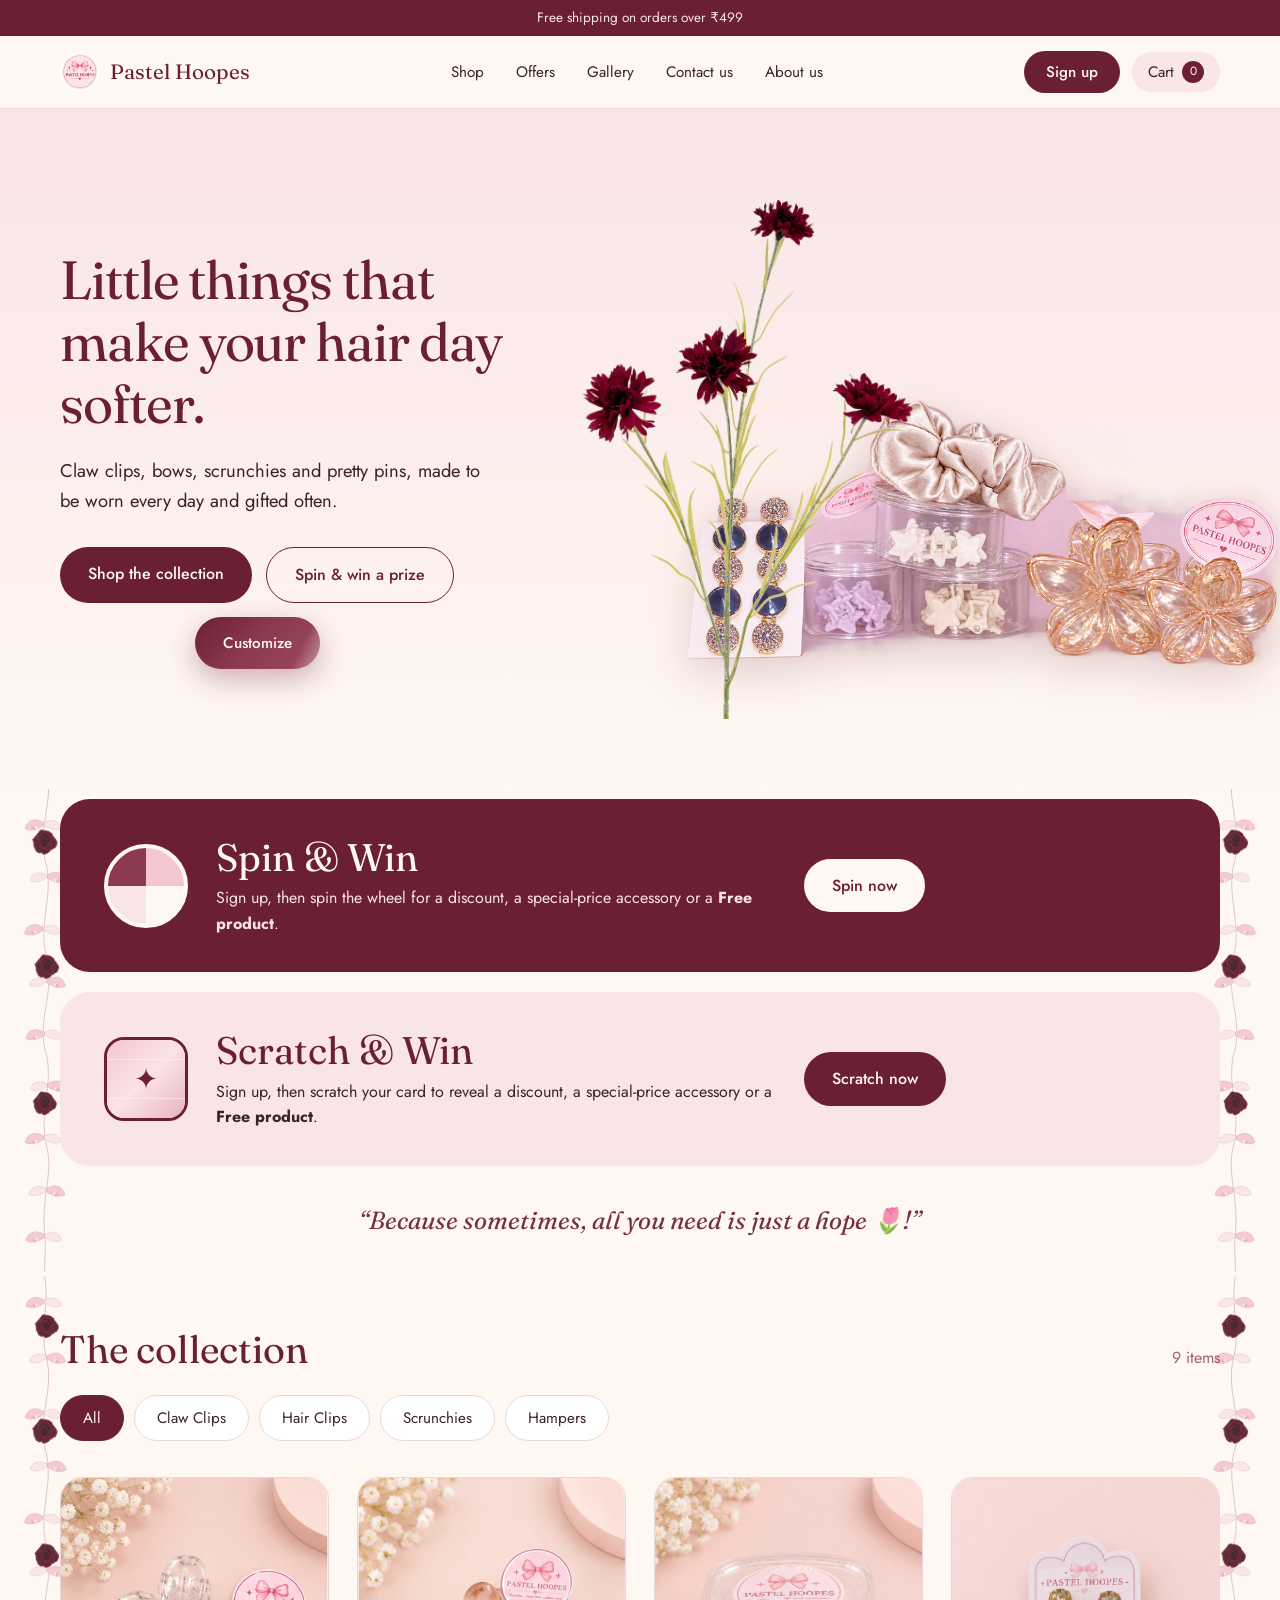
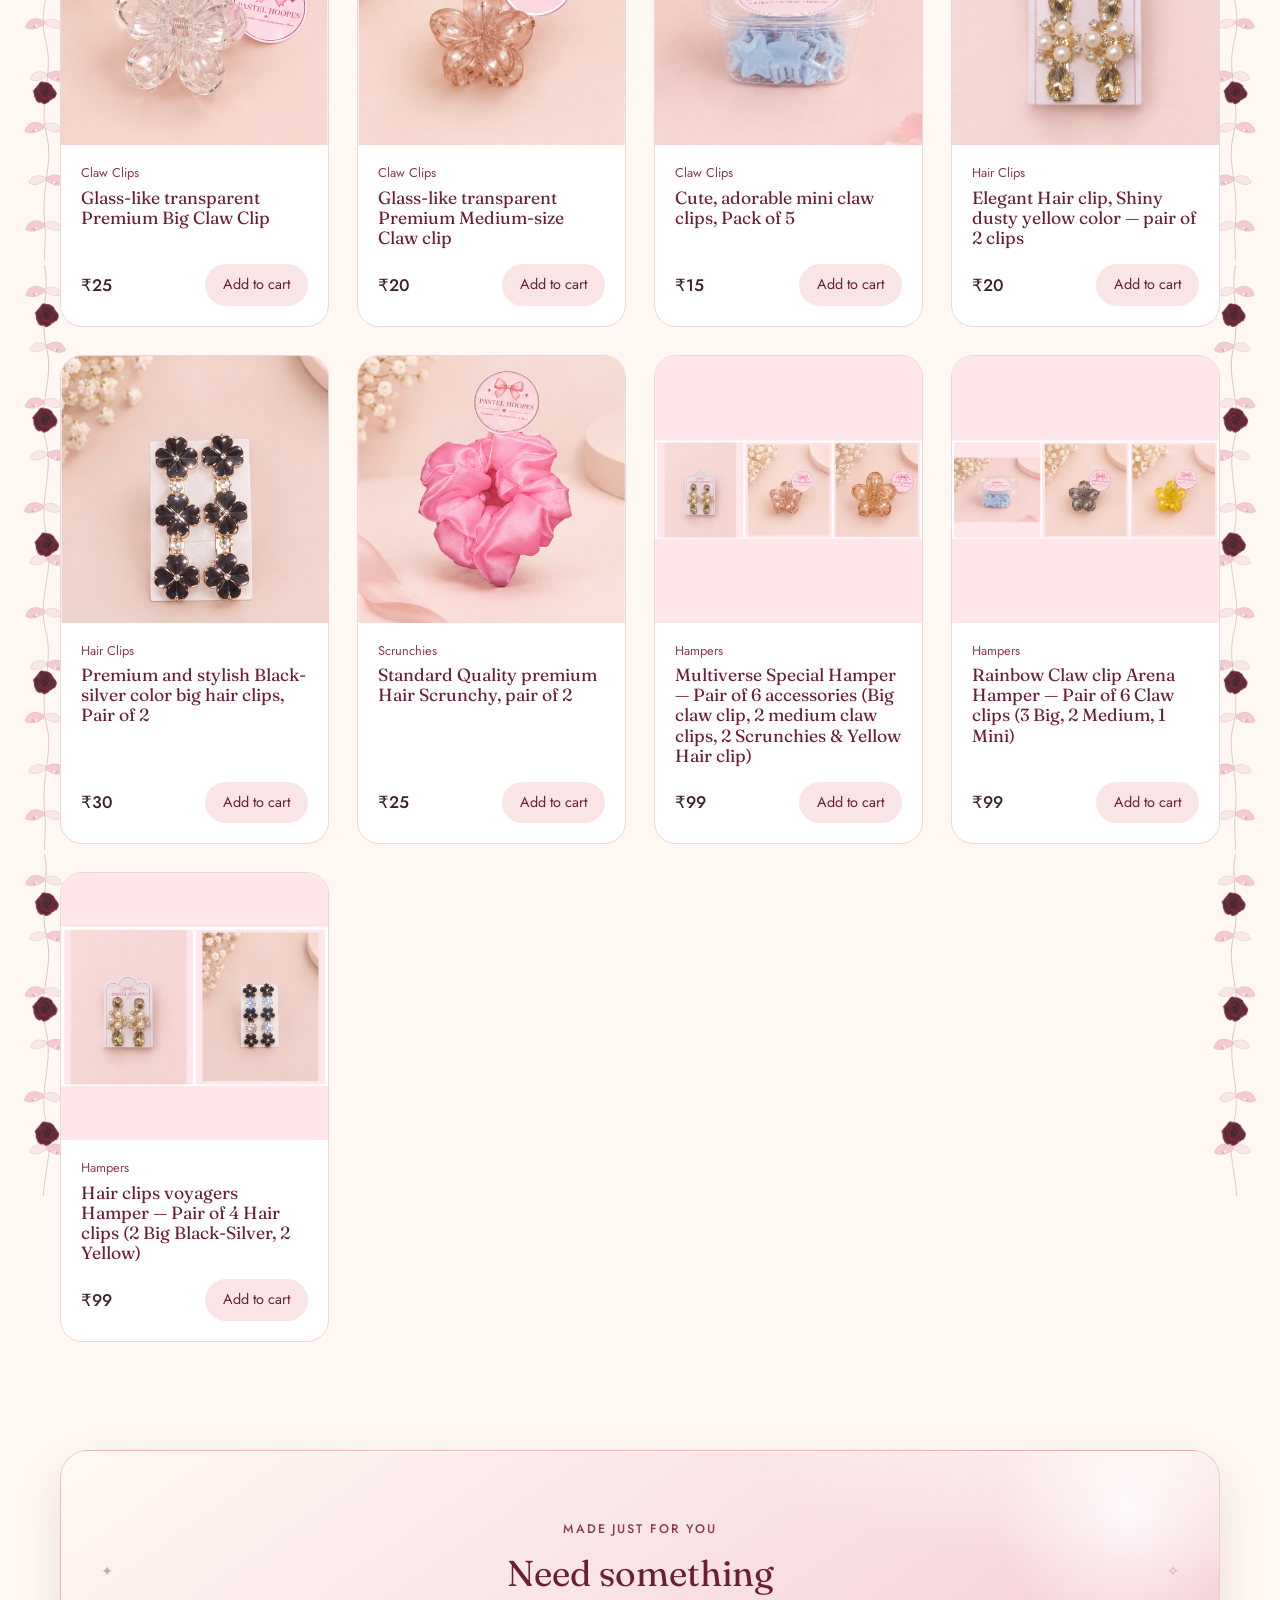
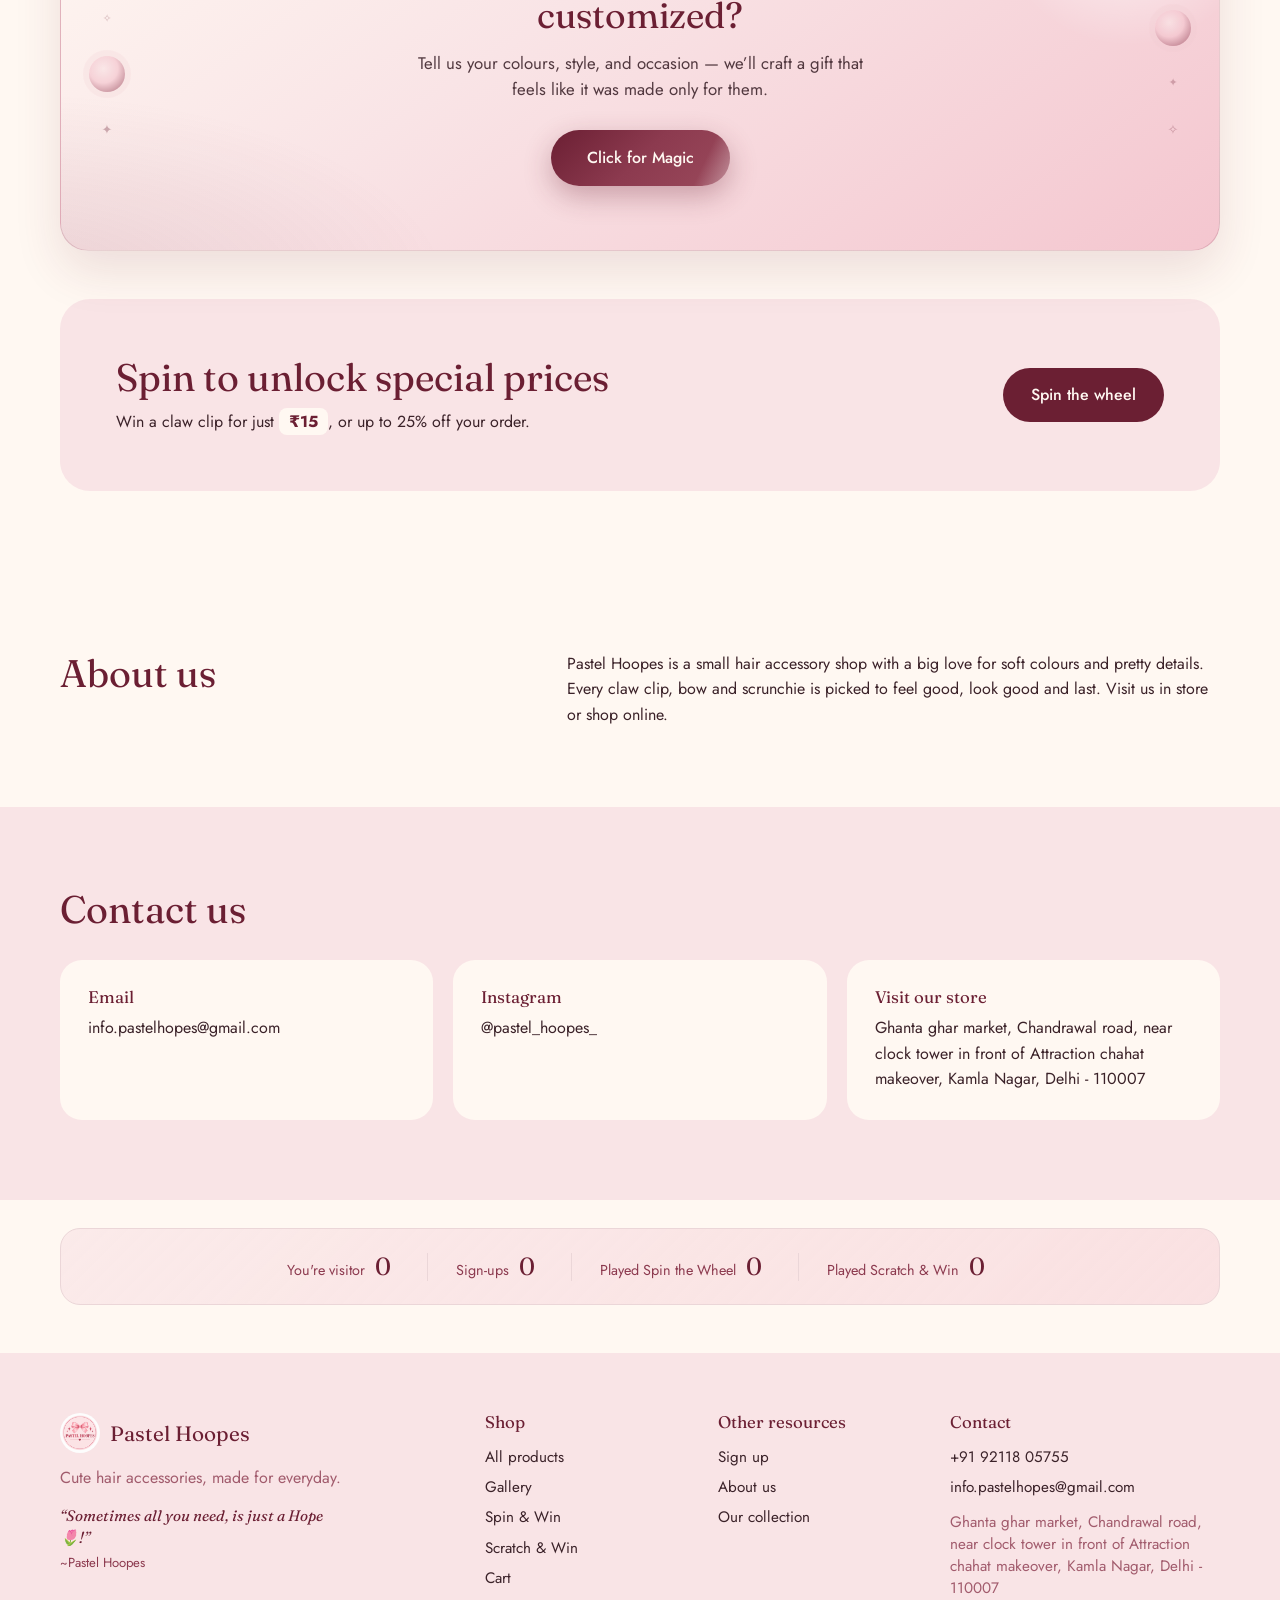
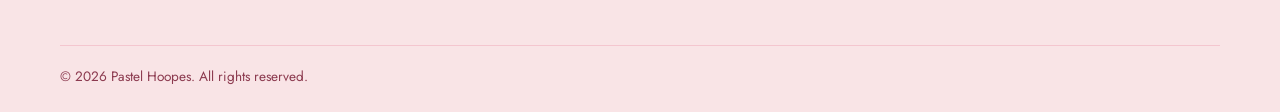
<file: index.html>
<!DOCTYPE html>
<html lang="en">
<head>
  <meta charset="UTF-8">
  <meta name="viewport" content="width=device-width, initial-scale=1">
  <title>Pastel Hoopes | Cute Claw Clips, Hair Clips, Bows & Scrunchies</title>
  <meta name="description" content="Soft, pretty hair accessories. Shop claw clips, bows, scrunchies and more.">
  <link rel="icon" href="public/images/logo.png">
  <link rel="preconnect" href="https://fonts.googleapis.com">
  <link rel="preconnect" href="https://fonts.gstatic.com" crossorigin>
  <link href="https://fonts.googleapis.com/css2?family=Fraunces:ital,opsz,wght@0,9..144,400;0,9..144,600;1,9..144,400&family=Jost:wght@400;500&display=swap" rel="stylesheet">
  <link rel="stylesheet" href="css/style.css">
  <link rel="stylesheet" href="css/wheel.css">
  <link rel="stylesheet" href="css/auth.css">
  <link rel="stylesheet" href="css/scratch.css">
  <link rel="stylesheet" href="css/decor.css">
</head>
<body>

  <div class="topbar" aria-live="polite">
    <div class="topbar-track">
      <span class="topbar-msg is-active">Free shipping on orders over ₹499</span>
      <span class="topbar-msg">Buy products worth ₹399, Get 1 Free product</span>
    </div>
  </div>

  <header class="nav">
    <div class="container nav-inner">
      <a href="index.html" class="brand"><img src="public/images/logo.png" alt="Pastel Hoopes logo"><span>Pastel Hoopes</span></a>
      <nav id="menu" class="menu" aria-label="Main">
        <a href="#shop">Shop</a>
        <a href="#offers">Offers</a>
        <a href="pages/gallery.html">Gallery</a>
        <a href="#contact">Contact us</a>
        <a href="#about">About us</a>
      </nav>
      <div class="nav-actions">
        <button class="btn btn-primary nav-signup open-signup">Sign up</button>
        <a href="pages/cart.html" class="cart-link" aria-label="Cart">Cart <span id="cart-count" class="badge">0</span></a>
        <button id="menu-toggle" class="menu-toggle" aria-label="Open menu" aria-expanded="false">☰</button>
      </div>
    </div>
  </header>

  <main>
    <!-- HERO -->
    <section class="hero">
      <div class="container hero-grid">
        <div>
          <h1>Little things that make your hair day softer.</h1>
          <p class="lead">Claw clips, bows, scrunchies and pretty pins, made to be worn every day and gifted often.</p>
          <div class="hero-cta">
            <div class="hero-cta-row">
              <a href="#shop" class="btn btn-primary">Shop the collection</a>
              <a href="#offers" class="btn btn-ghost open-wheel">Spin &amp; win a prize</a>
            </div>
            <a class="btn btn-magic btn-magic-hero" href="https://wa.me/919211805755?text=I%20need%20a%20customized%20order%2C%20Let%27s%20discuss%21" target="_blank" rel="noopener">
              <span class="btn-magic-label">Customize</span>
              <span class="btn-magic-shine" aria-hidden="true"></span>
            </a>
          </div>
        </div>
        <div class="hero-art" aria-hidden="true">
          <img src="public/images/logo.png" alt="">
        </div>
      </div>
    </section>

    <!-- SPIN & WIN BANNER -->
    <section class="spin-banner">
      <div class="container spin-inner">
        <div class="wheel-icon" aria-hidden="true"></div>
        <div class="spin-text">
          <h2>Spin &amp; Win</h2>
          <p>Sign up, then spin the wheel for a discount, a special-price accessory or a <strong>Free product</strong>.</p>
        </div>
        <a href="#offers" class="btn btn-light open-wheel">Spin now</a>
      </div>
    </section>

    <!-- SCRATCH & WIN BANNER -->
    <section class="spin-banner scratch-banner">
      <div class="container spin-inner scratch-inner">
        <div class="scratch-icon" aria-hidden="true"></div>
        <div class="spin-text">
          <h2>Scratch &amp; Win</h2>
          <p>Sign up, then scratch your card to reveal a discount, a special-price accessory or a <strong>Free product</strong>.</p>
        </div>
        <button class="btn btn-primary open-scratch">Scratch now</button>
      </div>
    </section>


    <!-- HOPE QUOTE -->
    <section class="hope-quote" aria-label="Brand quote">
      <div class="container">
        <p class="hope-quote-text">“Because sometimes, all you need is just a hope 🌷!”</p>
      </div>
    </section>

    <!-- SHOP -->
    <section id="shop" class="section">
      <div class="container">
        <div class="section-head">
          <h2>The collection</h2>
          <p id="result-count" class="muted"></p>
        </div>
        <div id="filters" class="filters" role="group" aria-label="Filter by category">
          <button class="chip active" data-category="all">All</button>
          <button class="chip" data-category="Claw Clips">Claw Clips</button>
          <button class="chip" data-category="Hair Clips">Hair Clips</button>
          <button class="chip" data-category="Scrunchies">Scrunchies</button>
          <button class="chip" data-category="Hampers">Hampers</button>
        </div>
        <div id="product-grid" class="grid"></div>
      </div>
    </section>


    <!-- CUSTOM ORDER MAGIC -->
    <section class="section custom-magic-wrap">
      <div class="container">
        <div class="custom-magic">
          <div class="custom-magic-glow" aria-hidden="true"></div>
          <!-- side décor (left) -->
          <div class="magic-side magic-side-l" aria-hidden="true">
            <span class="magic-sparkle s1">✦</span>
            <span class="magic-sparkle s2">✧</span>
            <span class="magic-bloom"></span>
            <span class="magic-sparkle s3">✦</span>
          </div>
          <!-- side décor (right) -->
          <div class="magic-side magic-side-r" aria-hidden="true">
            <span class="magic-sparkle s1">✧</span>
            <span class="magic-bloom"></span>
            <span class="magic-sparkle s2">✦</span>
            <span class="magic-sparkle s3">✧</span>
          </div>
          <div class="custom-magic-content">
            <p class="custom-magic-eyebrow">Made just for you</p>
            <h2 class="magic-title"><span>Need something customized?</span></h2>
            <p class="custom-magic-lead">Tell us your colours, style, and occasion — we’ll craft a gift that feels like it was made only for them.</p>
            <a class="btn btn-magic" href="https://wa.me/919211805755?text=I%20need%20a%20customized%20order%2C%20Let%27s%20discuss%21" target="_blank" rel="noopener">
              <span class="btn-magic-label">Click for Magic</span>
              <span class="btn-magic-shine" aria-hidden="true"></span>
            </a>
          </div>
        </div>
      </div>
    </section>

    <!-- OFFERS -->
    <section id="offers" class="section offer-wrap">
      <div class="container">
        <div class="offer">
          <div>
            <h2>Spin to unlock special prices</h2>
            <p>Win a claw clip for just <strong>₹15</strong>, or up to 25% off your order.</p>
          </div>
          <a href="#offers" class="btn btn-primary open-wheel">Spin the wheel</a>
        </div>
      </div>
    </section>

    <!-- ABOUT -->
    <section id="about" class="section">
      <div class="container info-grid">
        <h2>About us</h2>
        <p>Pastel Hoopes is a small hair accessory shop with a big love for soft colours and pretty details. Every claw clip, bow and scrunchie is picked to feel good, look good and last. Visit us in store or shop online.</p>
      </div>
    </section>

    <!-- CONTACT -->
    <section id="contact" class="section contact">
      <div class="container">
        <h2>Contact us</h2>
        <div class="contact-cards">
          <div><h3>Email</h3><a href="mailto:info.pastelhopes@gmail.com">info.pastelhopes@gmail.com</a></div>
          <div><h3>Instagram</h3><a href="https://www.instagram.com/pastel_hoopes_?utm_source=ig_web_button_share_sheet&srtk=ZDNlZDc0MzIxNw==" target="_blank" rel="noopener">@pastel_hoopes_</a></div>
          <div><h3>Visit our store</h3><p>Ghanta ghar market, Chandrawal road, near clock tower in front of Attraction chahat makeover, Kamla Nagar, Delhi - 110007</p></div>
        </div>
      </div>
    </section>
  </main>


  <!-- Traction stats (hackathon / analytics) -->
  <section class="site-stats" aria-label="Site traction">
    <div class="container site-stats-inner">
      <div class="stat-pill">
        <span class="stat-label">You're visitor</span>
        <strong class="stat-num" id="stat-visitors">—</strong>
      </div>
      <div class="stat-divider" aria-hidden="true"></div>
      <div class="stat-pill">
        <span class="stat-label">Sign-ups</span>
        <strong class="stat-num" id="stat-signups">—</strong>
      </div>
      <div class="stat-divider" aria-hidden="true"></div>
      <div class="stat-pill">
        <span class="stat-label">Played Spin the Wheel</span>
        <strong class="stat-num" id="stat-spins">—</strong>
      </div>
      <div class="stat-divider" aria-hidden="true"></div>
      <div class="stat-pill">
        <span class="stat-label">Played Scratch &amp; Win</span>
        <strong class="stat-num" id="stat-scratches">—</strong>
      </div>
    </div>
  </section>

  <footer class="footer">
    <div class="container footer-grid">
      <div>
        <a href="index.html" class="brand"><img src="public/images/logo.png" alt=""><span>Pastel Hoopes</span></a>
        <p class="muted">Cute hair accessories, made for everyday.</p>
        <p class="footer-quote">“Sometimes all you need, is just a Hope 🌷!” <span class="footer-quote-attr">~Pastel Hoopes</span></p>
      </div>
      <div>
        <h3>Shop</h3>
        <a href="#shop">All products</a>
        <a href="pages/gallery.html">Gallery</a>
        <a href="#offers" class="open-wheel">Spin &amp; Win</a>
        <a href="#" class="open-scratch">Scratch &amp; Win</a>
        <a href="pages/cart.html">Cart</a>
      </div>
      <div>
        <h3>Other resources</h3>
        <a href="#" class="open-signup">Sign up</a>
        <a href="#about">About us</a>
        <a href="#shop">Our collection</a>
      </div>
      <div class="footer-contact">
        <h3>Contact</h3>
        <p><a href="tel:+919211805755">+91 92118 05755</a></p>
        <p><a href="mailto:info.pastelhopes@gmail.com">info.pastelhopes@gmail.com</a></p>
        <p class="muted footer-address">Ghanta ghar market, Chandrawal road, near clock tower in front of Attraction chahat makeover, Kamla Nagar, Delhi - 110007</p>
      </div>
    </div>
    <div class="container copyright">© <span id="year"></span> Pastel Hoopes. All rights reserved.</div>
  </footer>

  <div id="signup-modal" class="wheel-modal" hidden role="dialog" aria-modal="true" aria-labelledby="signup-title">
    <div class="wheel-box signup-box">
      <button id="signup-close" class="wheel-close" aria-label="Close sign-up">×</button>
      <h2 id="signup-title">Sign up to spin</h2>
      <p class="muted">Add your details to unlock your spin. We'll send your prize on WhatsApp.</p>
      <form id="signup-form" class="signup-form" novalidate>
        <div class="field">
          <label for="signup-name">Name</label>
          <input id="signup-name" name="name" type="text" autocomplete="name" placeholder="Your name" maxlength="60" required>
          <span class="field-error" id="signup-name-error"></span>
        </div>
        <div class="field">
          <label for="signup-phone">WhatsApp number</label>
          <input id="signup-phone" name="whatsapp" type="tel" inputmode="tel" autocomplete="tel" placeholder="98765 43210" maxlength="20" required>
          <span class="field-error" id="signup-phone-error"></span>
        </div>
        <button id="signup-submit" type="submit" class="btn btn-primary">Sign Up &amp; Spin</button>
        <p id="signup-status" class="signup-status" role="alert"></p>
        <p class="small muted">We'll message you on WhatsApp about your prize and offers.</p>
      </form>
      <button id="signup-later" class="link-btn">Maybe later, let me browse</button>
    </div>
  </div>

  <div id="wheel-modal" class="wheel-modal" hidden role="dialog" aria-modal="true" aria-labelledby="wheel-title">
    <div class="wheel-box">
      <button id="wheel-close" class="wheel-close" aria-label="Close">×</button>
      <div id="wheel-play">
        <h2 id="wheel-title">Spin &amp; Win</h2>
        <p id="wheel-lock" class="wheel-lock"></p>
        <div class="wheel-stage"><div class="wheel-pointer"></div><canvas id="wheel-canvas" width="460" height="460"></canvas></div>
        <button id="spin-btn" class="btn btn-primary">Spin the wheel</button>
      </div>
      <div id="wheel-result" hidden>
        <h2 id="result-title">You won!</h2>
        <p id="result-text"></p>
        <div id="result-code" class="result-code"></div>
        <p class="muted small">Show this code at our store or use it at checkout.</p>
        <div class="result-actions">
          <button id="keep-shopping" class="btn btn-primary">Keep shopping</button>
        </div>
      </div>
    </div>
  </div>

  <!-- SCRATCH CARD POPUP -->
  <div id="scratch-modal" class="wheel-modal" hidden role="dialog" aria-modal="true" aria-labelledby="scratch-title">
    <div class="wheel-box">
      <button id="scratch-close" class="wheel-close" aria-label="Close">×</button>
      <div id="scratch-play">
        <h2 id="scratch-title">Scratch &amp; Win</h2>
        <p id="scratch-lock" class="wheel-lock"></p>
        <div class="scratch-card">
          <div id="scratch-prize" class="scratch-prize">?</div>
          <canvas id="scratch-canvas" width="600" height="360" aria-label="Scratch card cover"></canvas>
        </div>
        <button id="scratch-signup-btn" class="btn btn-primary">Sign up to scratch</button>
      </div>
      <div id="scratch-result" hidden>
        <h2 id="scratch-result-title">You won!</h2>
        <p id="scratch-result-text"></p>
        <div id="scratch-result-code" class="result-code"></div>
        <p id="scratch-result-note" class="muted small">Show this code at our store or use it at checkout.</p>
        <div class="result-actions"><button id="scratch-keep" class="btn btn-primary">Keep shopping</button></div>
      </div>
    </div>
  </div>

  <div id="toast" class="toast" role="status" aria-live="polite"></div>

  <script src="js/cart.js"></script>
  <script src="js/stats.js"></script>
  <script src="js/products.js"></script>
  <script src="js/wheel.js"></script>
  <script src="js/leads.js"></script>
  <script src="js/signup.js"></script>
  <script src="js/scratch.js"></script>

  <script>
  (function () {
    var msgs = Array.prototype.slice.call(document.querySelectorAll(".topbar-msg"));
    if (msgs.length < 2) return;
    var i = 0;
    setInterval(function () {
      var cur = msgs[i];
      var next = msgs[(i + 1) % msgs.length];
      cur.classList.remove("is-active");
      cur.classList.add("is-leaving");
      next.classList.remove("is-leaving");
      next.classList.add("is-active");
      setTimeout(function () { cur.classList.remove("is-leaving"); }, 400);
      i = (i + 1) % msgs.length;
    }, 3500);
  })();
  </script>
</body>
</html>
</file>
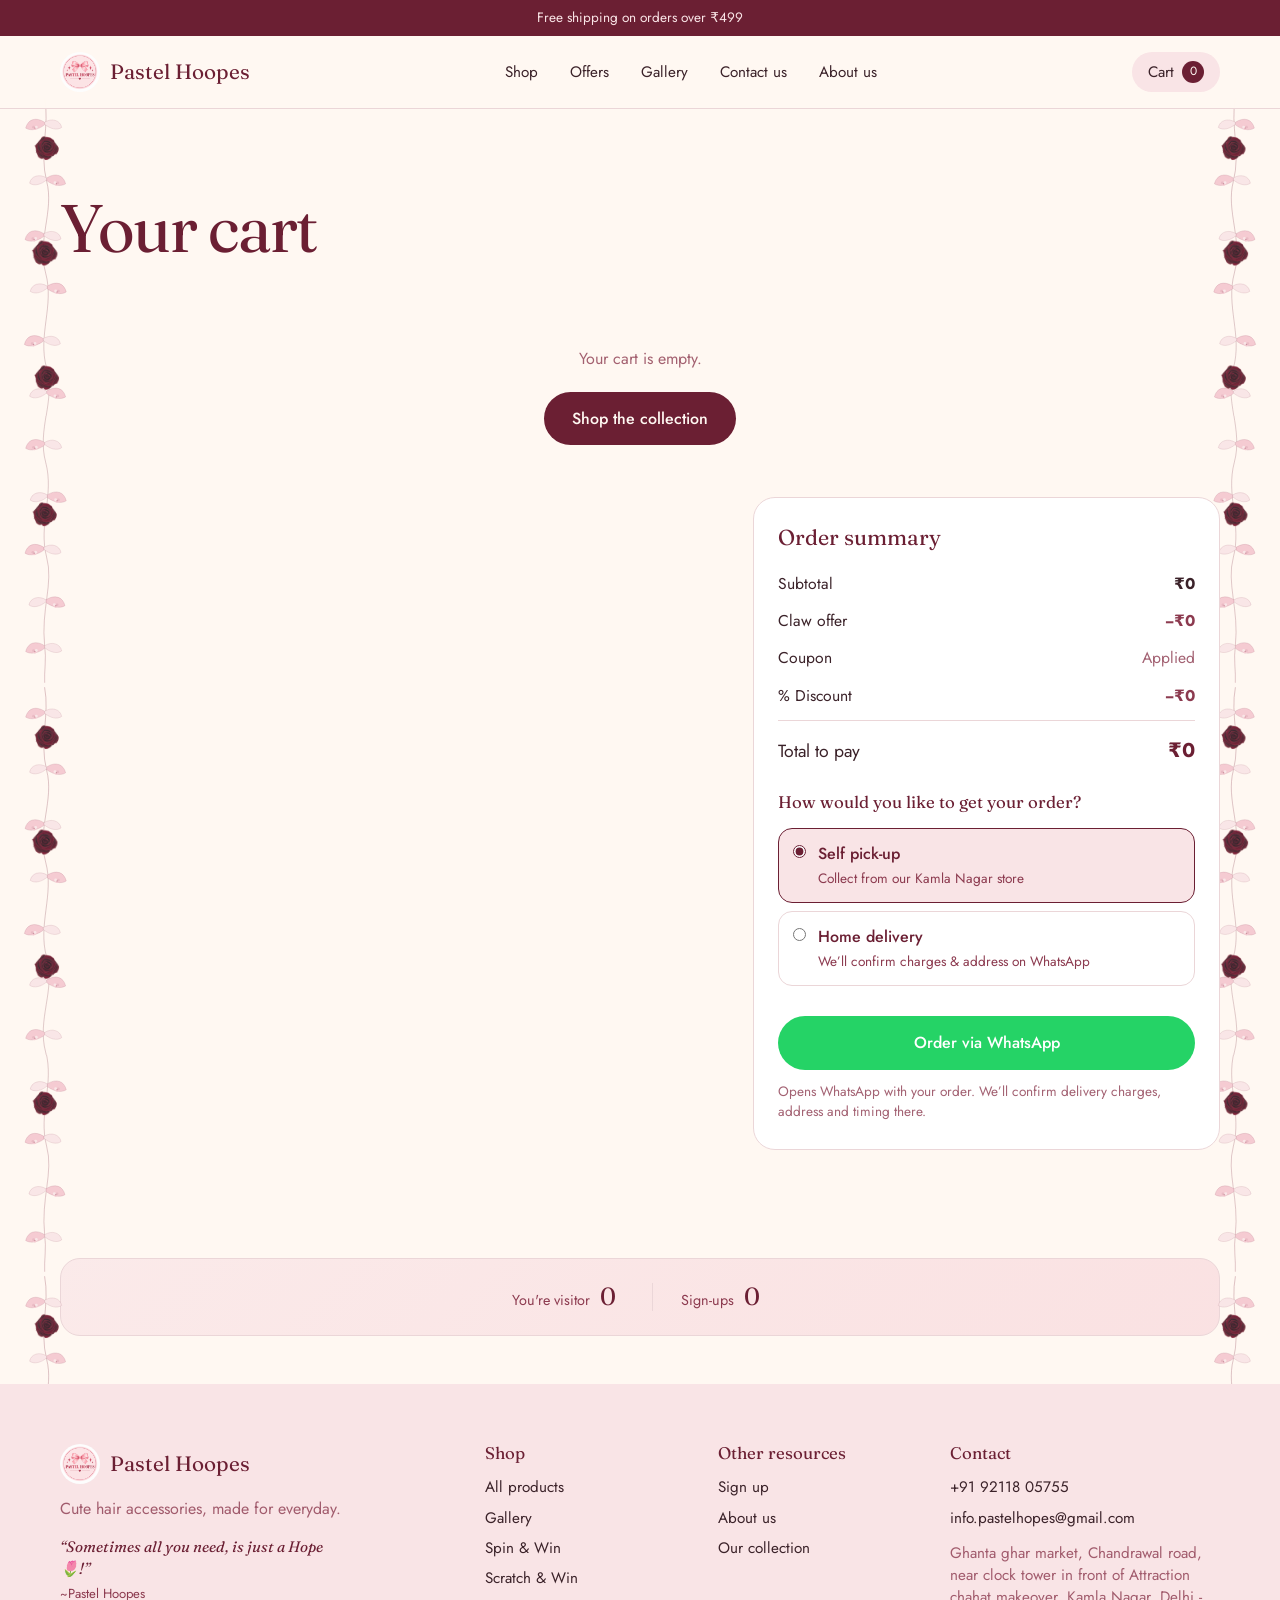
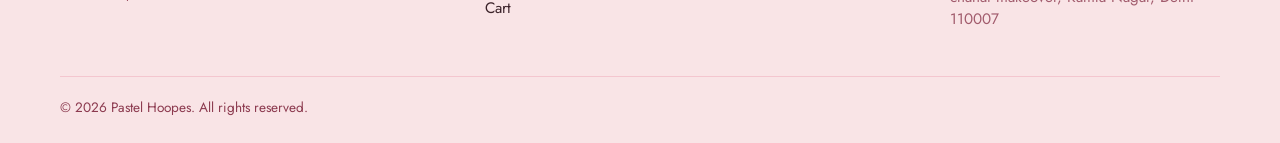
<file: pages/cart.html>
<!DOCTYPE html>
<html lang="en">
<head>
  <meta charset="UTF-8">
  <meta name="viewport" content="width=device-width, initial-scale=1">
  <title>Cart | Pastel Hoopes</title>
  <meta name="description" content="Your cart — order via WhatsApp.">
  <link rel="icon" href="../public/images/logo.png">
  <link rel="preconnect" href="https://fonts.googleapis.com">
  <link rel="preconnect" href="https://fonts.gstatic.com" crossorigin>
  <link href="https://fonts.googleapis.com/css2?family=Fraunces:ital,opsz,wght@0,9..144,400;0,9..144,600;1,9..144,400&family=Jost:wght@400;500&display=swap" rel="stylesheet">
  <link rel="stylesheet" href="../css/style.css">
  <link rel="stylesheet" href="../css/decor.css">
</head>
<body>

  <div class="topbar" aria-live="polite">
    <div class="topbar-track">
      <span class="topbar-msg is-active">Free shipping on orders over ₹499</span>
      <span class="topbar-msg">Buy products worth ₹399, Get 1 Free product</span>
    </div>
  </div>

  <header class="nav">
    <div class="container nav-inner">
      <a href="../index.html" class="brand"><img src="../public/images/logo.png" alt="Pastel Hoopes logo"><span>Pastel Hoopes</span></a>
      <nav id="menu" class="menu" aria-label="Main">
        <a href="../index.html#shop">Shop</a>
        <a href="../index.html#offers">Offers</a>
        <a href="gallery.html">Gallery</a>
        <a href="../index.html#contact">Contact us</a>
        <a href="../index.html#about">About us</a>
      </nav>
      <div class="nav-actions">
        <a href="cart.html" class="cart-link" aria-label="Cart" aria-current="page">Cart <span id="cart-count" class="badge">0</span></a>
        <button id="menu-toggle" class="menu-toggle" aria-label="Open menu" aria-expanded="false">☰</button>
      </div>
    </div>
  </header>

  <main>
    <section class="section cart-page">
      <div class="container" id="cart-root">
        <div class="section-head">
          <h1>Your cart</h1>
        </div>

        <!-- EMPTY -->
        <div id="cart-empty" class="cart-empty" hidden>
          <p class="muted">Your cart is empty.</p>
          <a href="../index.html#shop" class="btn btn-primary">Shop the collection</a>
        </div>

        <!-- FILLED -->
        <div id="cart-filled" class="cart-layout" hidden>
          <div class="cart-list-wrap">
            <div id="cart-items" class="cart-items"></div>
          </div>

          <aside class="cart-summary">
            <h2>Order summary</h2>

            <div id="rewards-panel" class="rewards-panel"></div>

            <div class="summary-row">
              <span>Subtotal</span>
              <strong id="cart-subtotal">₹0</strong>
            </div>
            <div class="summary-row summary-discount" id="cart-claw-row" hidden>
              <span>Claw offer <em id="cart-claw-code"></em></span>
              <strong id="cart-claw-amount">−₹0</strong>
            </div>
            <div class="summary-row" id="cart-coupon-row" hidden>
              <span>Coupon <em id="cart-coupon-code"></em></span>
              <span class="muted">Applied</span>
            </div>
            <div class="summary-row summary-discount" id="cart-discount-row" hidden>
              <span>% Discount</span>
              <strong id="cart-discount">−₹0</strong>
            </div>
            <div class="summary-row summary-total">
              <span>Total to pay</span>
              <strong id="cart-total">₹0</strong>
            </div>

            <fieldset class="fulfillment">
              <legend>How would you like to get your order?</legend>
              <label class="fulfill-option">
                <input type="radio" name="fulfillment" value="pickup" checked>
                <span>
                  <strong>Self pick-up</strong>
                  <small>Collect from our Kamla Nagar store</small>
                </span>
              </label>
              <label class="fulfill-option">
                <input type="radio" name="fulfillment" value="delivery">
                <span>
                  <strong>Home delivery</strong>
                  <small>We’ll confirm charges &amp; address on WhatsApp</small>
                </span>
              </label>
            </fieldset>

            <button type="button" id="order-whatsapp" class="btn btn-primary btn-wa">
              Order via WhatsApp
            </button>
            <p class="muted small cart-note">Opens WhatsApp with your order. We’ll confirm delivery charges, address and timing there.</p>
          </aside>
        </div>
      </div>
    </section>
  </main>


  <!-- Traction stats (hackathon / analytics) -->
  <section class="site-stats" aria-label="Site traction">
    <div class="container site-stats-inner">
      <div class="stat-pill">
        <span class="stat-label">You're visitor</span>
        <strong class="stat-num" id="stat-visitors">—</strong>
      </div>
      <div class="stat-divider" aria-hidden="true"></div>
      <div class="stat-pill">
        <span class="stat-label">Sign-ups</span>
        <strong class="stat-num" id="stat-signups">—</strong>
      </div>
    </div>
  </section>

  <footer class="footer">
    <div class="container footer-grid">
      <div>
        <a href="../index.html" class="brand"><img src="../public/images/logo.png" alt=""><span>Pastel Hoopes</span></a>
        <p class="muted">Cute hair accessories, made for everyday.</p>
        <p class="footer-quote">“Sometimes all you need, is just a Hope 🌷!” <span class="footer-quote-attr">~Pastel Hoopes</span></p>
      </div>
      <div>
        <h3>Shop</h3>
        <a href="../index.html#shop">All products</a>
        <a href="gallery.html">Gallery</a>
        <a href="../index.html#offers">Spin &amp; Win</a>
        <a href="../index.html#offers">Scratch &amp; Win</a>
        <a href="cart.html">Cart</a>
      </div>
      <div>
        <h3>Other resources</h3>
        <a href="../index.html">Sign up</a>
        <a href="../index.html#about">About us</a>
        <a href="../index.html#shop">Our collection</a>
      </div>
      <div class="footer-contact">
        <h3>Contact</h3>
        <p><a href="tel:+919211805755">+91 92118 05755</a></p>
        <p><a href="mailto:info.pastelhopes@gmail.com">info.pastelhopes@gmail.com</a></p>
        <p class="muted footer-address">Ghanta ghar market, Chandrawal road, near clock tower in front of Attraction chahat makeover, Kamla Nagar, Delhi - 110007</p>
      </div>
    </div>
    <div class="container copyright">© <span id="year"></span> Pastel Hoopes. All rights reserved.</div>
  </footer>

  <script src="../js/cart.js"></script>
  <script src="../js/stats.js"></script>
  <script>
  document.getElementById("year").textContent = new Date().getFullYear();
  (function () {
    var menu = document.getElementById("menu");
    var toggle = document.getElementById("menu-toggle");
    if (toggle && menu) {
      toggle.addEventListener("click", function () {
        var open = menu.classList.toggle("open");
        toggle.setAttribute("aria-expanded", open);
      });
    }
    var msgs = Array.prototype.slice.call(document.querySelectorAll(".topbar-msg"));
    if (msgs.length < 2) return;
    var i = 0;
    setInterval(function () {
      var cur = msgs[i];
      var next = msgs[(i + 1) % msgs.length];
      cur.classList.remove("is-active");
      cur.classList.add("is-leaving");
      next.classList.remove("is-leaving");
      next.classList.add("is-active");
      setTimeout(function () { cur.classList.remove("is-leaving"); }, 400);
      i = (i + 1) % msgs.length;
    }, 3500);
  })();
  </script>
</body>
</html>
</file>
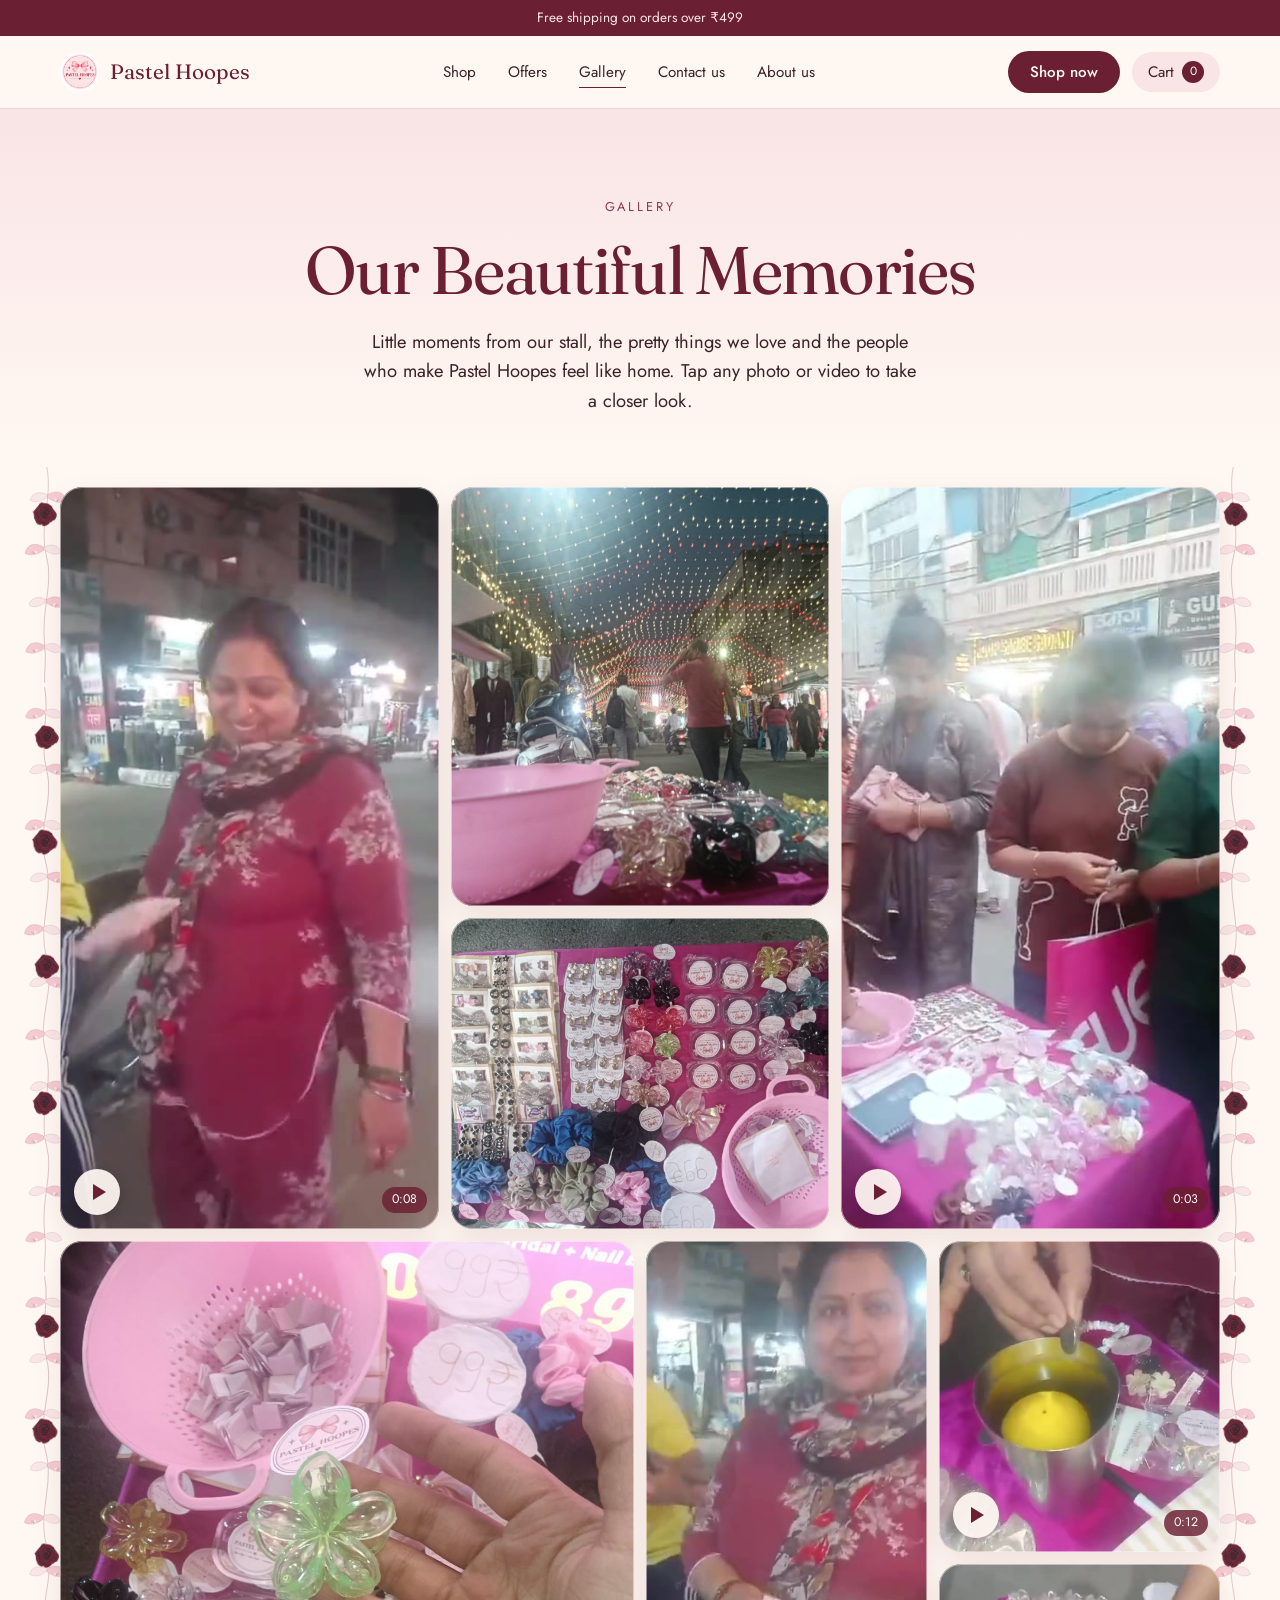
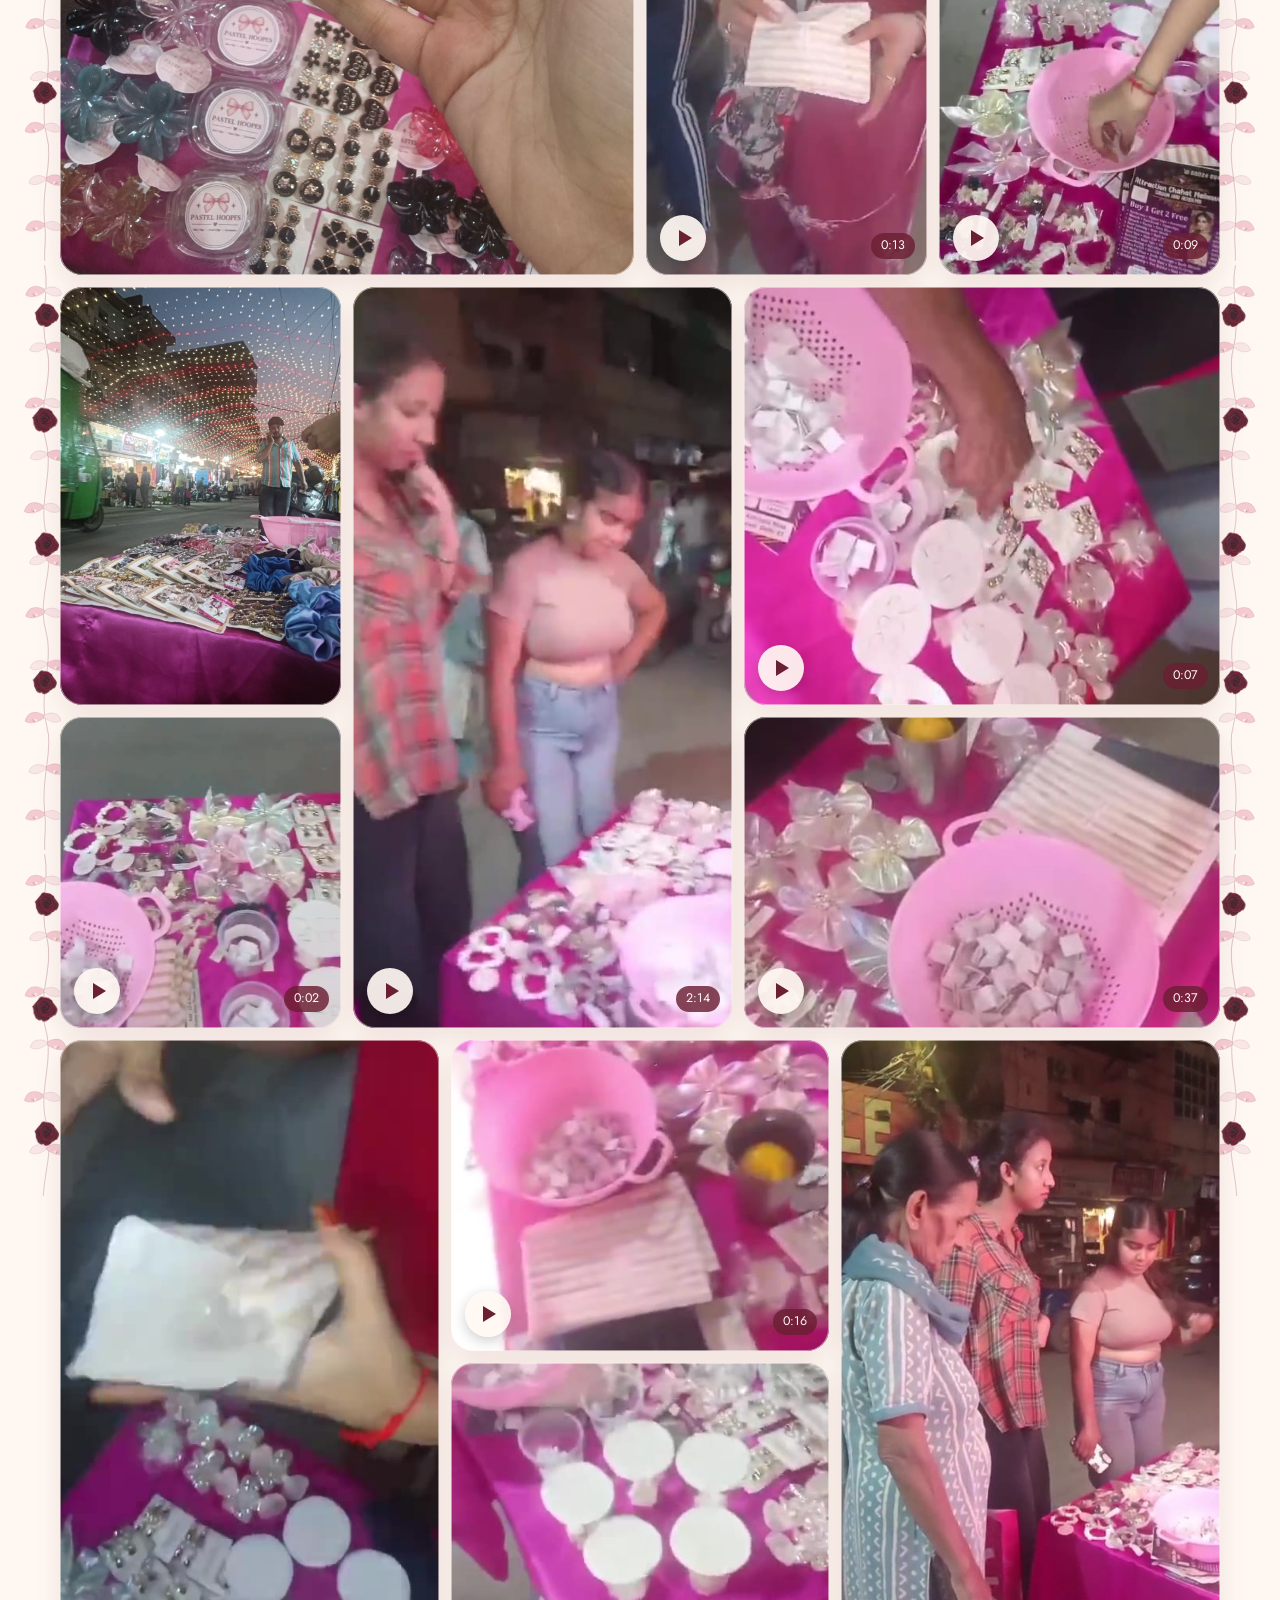
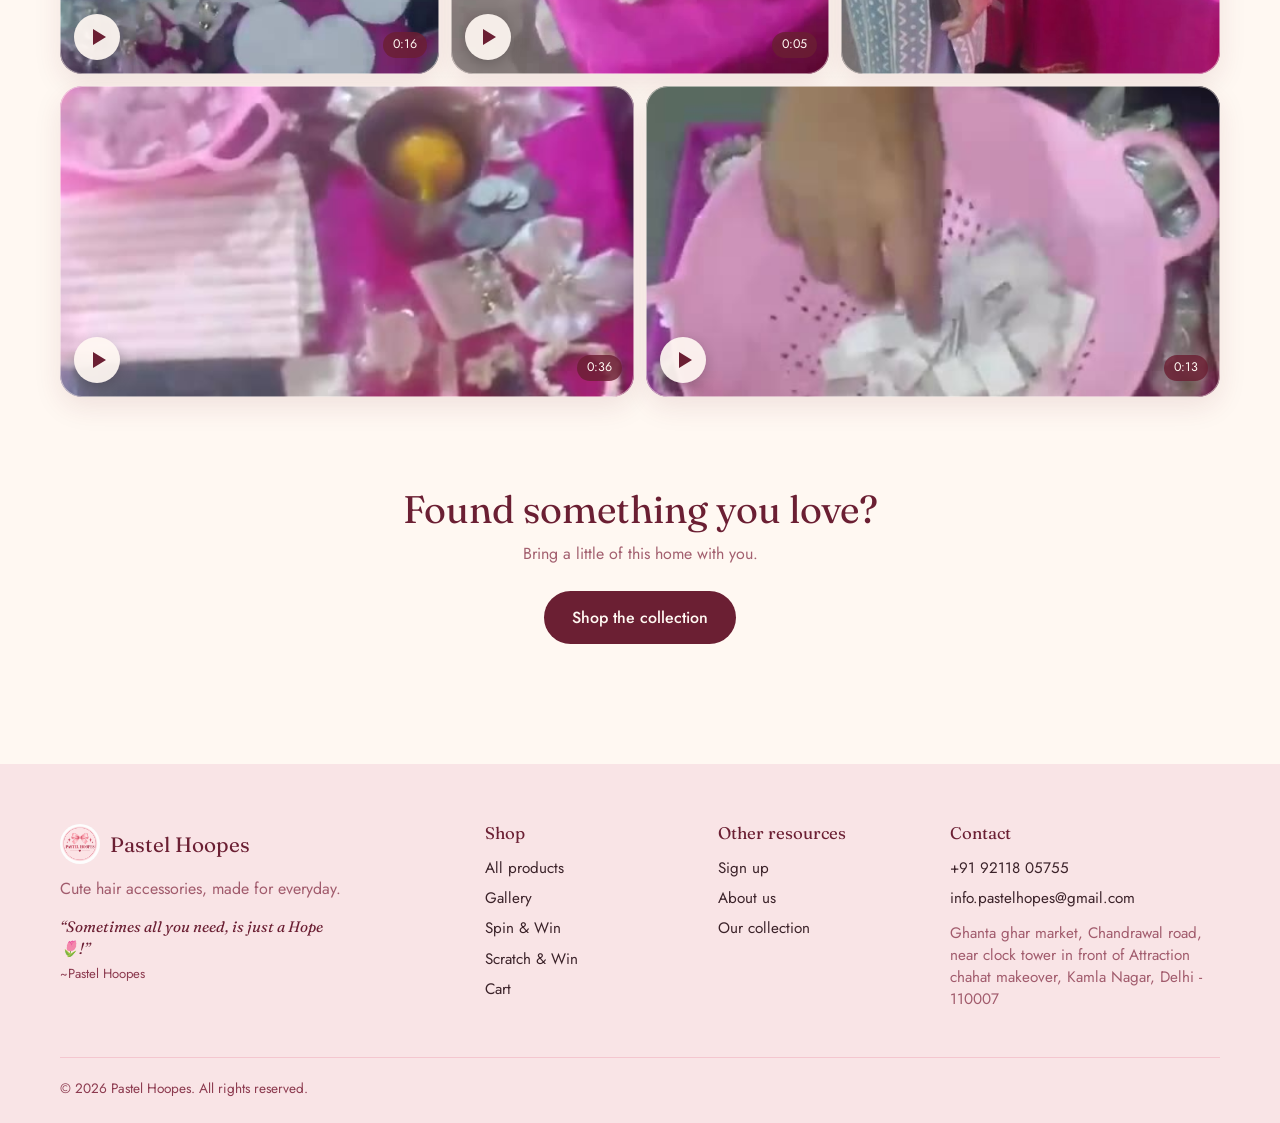
<file: pages/gallery.html>
<!DOCTYPE html>
<html lang="en">
<head>
  <meta charset="UTF-8">
  <meta name="viewport" content="width=device-width, initial-scale=1">
  <title>Our Beautiful Memories | Pastel Hoopes Gallery</title>
  <meta name="description" content="Photos and videos from the Pastel Hoopes stall and the people who make it special.">
  <link rel="icon" href="../public/images/logo.png">
  <link rel="preconnect" href="https://fonts.googleapis.com">
  <link rel="preconnect" href="https://fonts.gstatic.com" crossorigin>
  <link href="https://fonts.googleapis.com/css2?family=Fraunces:ital,opsz,wght@0,9..144,400;0,9..144,600;1,9..144,400&family=Jost:wght@400;500&display=swap" rel="stylesheet">
  <link rel="stylesheet" href="../css/style.css">
  <link rel="stylesheet" href="../css/decor.css">
  <link rel="stylesheet" href="../css/gallery.css">
</head>
<body>

  <div class="topbar" aria-live="polite">
    <div class="topbar-track">
      <span class="topbar-msg is-active">Free shipping on orders over ₹499</span>
      <span class="topbar-msg">Buy products worth ₹399, Get 1 Free product</span>
    </div>
  </div>

  <header class="nav">
    <div class="container nav-inner">
      <a href="../index.html" class="brand"><img src="../public/images/logo.png" alt="Pastel Hoopes logo"><span>Pastel Hoopes</span></a>
      <nav id="menu" class="menu" aria-label="Main">
        <a href="../index.html#shop">Shop</a>
        <a href="../index.html#offers">Offers</a>
        <a href="gallery.html" class="active" aria-current="page">Gallery</a>
        <a href="../index.html#contact">Contact us</a>
        <a href="../index.html#about">About us</a>
      </nav>
      <div class="nav-actions">
        <a href="../index.html" class="btn btn-primary nav-signup">Shop now</a>
        <a href="cart.html" class="cart-link" aria-label="Cart">Cart <span id="cart-count" class="badge">0</span></a>
        <button id="menu-toggle" class="menu-toggle" aria-label="Open menu" aria-expanded="false">☰</button>
      </div>
    </div>
  </header>

  <main>
    <section class="page-hero">
      <div class="container">
        <span class="eyebrow">Gallery</span>
        <h1>Our Beautiful Memories</h1>
        <p class="lead">Little moments from our stall, the pretty things we love and the people who make Pastel Hoopes feel like home. Tap any photo or video to take a closer look.</p>
      </div>
    </section>

    <section class="gallery-wrap">
      <div class="container">
        <div id="gallery-grid" class="gallery-grid"></div>
      </div>
    </section>

    <section class="gallery-cta">
      <div class="container">
        <h2>Found something you love?</h2>
        <p class="muted">Bring a little of this home with you.</p>
        <a href="../index.html#shop" class="btn btn-primary">Shop the collection</a>
      </div>
    </section>
  </main>

  <footer class="footer">
    <div class="container footer-grid">
      <div>
        <a href="../index.html" class="brand"><img src="../public/images/logo.png" alt=""><span>Pastel Hoopes</span></a>
        <p class="muted">Cute hair accessories, made for everyday.</p>
        <p class="footer-quote">“Sometimes all you need, is just a Hope 🌷!” <span class="footer-quote-attr">~Pastel Hoopes</span></p>
      </div>
      <div>
        <h3>Shop</h3>
        <a href="../index.html#shop">All products</a>
        <a href="gallery.html">Gallery</a>
        <a href="../index.html#offers">Spin &amp; Win</a>
        <a href="../index.html#offers">Scratch &amp; Win</a>
        <a href="cart.html">Cart</a>
      </div>
      <div>
        <h3>Other resources</h3>
        <a href="../index.html">Sign up</a>
        <a href="../index.html#about">About us</a>
        <a href="../index.html#shop">Our collection</a>
      </div>
      <div class="footer-contact">
        <h3>Contact</h3>
        <p><a href="tel:+919211805755">+91 92118 05755</a></p>
        <p><a href="mailto:info.pastelhopes@gmail.com">info.pastelhopes@gmail.com</a></p>
        <p class="muted footer-address">Ghanta ghar market, Chandrawal road, near clock tower in front of Attraction chahat makeover, Kamla Nagar, Delhi - 110007</p>
      </div>
    </div>
    <div class="container copyright">© <span id="year"></span> Pastel Hoopes. All rights reserved.</div>
  </footer>

  <!-- pop-up viewer -->
  <div id="lightbox" class="lightbox" hidden role="dialog" aria-modal="true" aria-label="Photo and video viewer">
    <button id="lb-close" class="lb-btn" aria-label="Close">×</button>
    <button id="lb-prev" class="lb-btn" aria-label="Previous">‹</button>
    <button id="lb-next" class="lb-btn" aria-label="Next">›</button>
    <div id="lb-stage" class="lb-stage"></div>
    <div id="lb-counter" class="lb-counter"></div>
  </div>

  <script src="../js/cart.js"></script>
  <script src="../js/gallery.js"></script>
  <script>
  document.getElementById("year").textContent = new Date().getFullYear();
  (function () {
    var menu = document.getElementById("menu");
    var toggle = document.getElementById("menu-toggle");
    if (toggle && menu) {
      toggle.addEventListener("click", function () {
        var open = menu.classList.toggle("open");
        toggle.setAttribute("aria-expanded", open);
      });
      menu.addEventListener("click", function (e) {
        if (e.target.tagName === "A") menu.classList.remove("open");
      });
    }
    var msgs = Array.prototype.slice.call(document.querySelectorAll(".topbar-msg"));
    if (msgs.length < 2) return;
    var i = 0;
    setInterval(function () {
      var cur = msgs[i];
      var next = msgs[(i + 1) % msgs.length];
      cur.classList.remove("is-active");
      cur.classList.add("is-leaving");
      next.classList.remove("is-leaving");
      next.classList.add("is-active");
      setTimeout(function () { cur.classList.remove("is-leaving"); }, 400);
      i = (i + 1) % msgs.length;
    }, 3500);
  })();
  </script>
</body>
</html>
</file>
<file: css/style.css>
/* ========== Pastel Hoopes: main styles ========== */
:root {
  --blush: #F9E4E6;
  --pastel: #F4C6CF;
  --cream: #FFF8F2;
  --burgundy: #6B1F33;
  --burgundy-soft: #8C3A4F;
  --text: #3B2229;
  --line: #EBD6D8;
  --radius: 22px;
  --serif: "Fraunces", Georgia, serif;
  --sans: "Jost", system-ui, sans-serif;
}
* { box-sizing: border-box; margin: 0; padding: 0; }
html { scroll-behavior: smooth; scroll-padding-top: 80px; }
body { font-family: var(--sans); background: var(--cream); color: var(--text); line-height: 1.6; -webkit-font-smoothing: antialiased; }
/* Custom text selection */
::selection {
  background: var(--burgundy);
  color: var(--cream);
}
::-moz-selection {
  background: var(--burgundy);
  color: var(--cream);
}

img { max-width: 100%; display: block; }
a { color: inherit; text-decoration: none; }
button { font: inherit; cursor: pointer; border: 0; background: none; color: inherit; }
:focus-visible { outline: 2px solid var(--burgundy); outline-offset: 3px; }
.container { width: min(1160px, 92%); margin-inline: auto; }
.section { padding: 80px 0; }
.muted { color: var(--burgundy-soft); opacity: .8; }
h1, h2, h3 { font-family: var(--serif); color: var(--burgundy); font-weight: 400; line-height: 1.15; }
h1 { font-size: clamp(2.4rem, 5.5vw, 4.2rem); letter-spacing: -.02em; }
h2 { font-size: clamp(1.7rem, 3.2vw, 2.4rem); }

/* Buttons */
.btn { display: inline-block; padding: 14px 28px; border-radius: 999px; font-weight: 500; transition: transform .2s, background .2s, color .2s; }
.btn:hover { transform: translateY(-2px); }
.btn-primary { background: var(--burgundy); color: var(--cream); }
.btn-primary:hover { background: var(--burgundy-soft); }
.btn-ghost { border: 1.5px solid var(--burgundy); color: var(--burgundy); }
.btn-ghost:hover { background: var(--burgundy); color: var(--cream); }
.btn-light { background: var(--cream); color: var(--burgundy); }

/* Top bar + nav */
.topbar {
  background: var(--burgundy); color: var(--blush); text-align: center;
  font-size: .85rem; padding: 0; height: 36px; overflow: hidden; position: relative;
}
.topbar-track { position: relative; height: 100%; }
.topbar-msg {
  position: absolute; inset: 0; display: flex; align-items: center; justify-content: center;
  padding: 0 12px; white-space: nowrap;
  transform: translateX(110%); opacity: 0; pointer-events: none;
  transition: transform .32s cubic-bezier(.25,.8,.25,1), opacity .28s ease;
}
.topbar-msg.is-active {
  transform: translateX(0); opacity: 1; pointer-events: auto;
}
.topbar-msg.is-leaving {
  transform: translateX(-110%); opacity: 0;
}
.nav { position: sticky; top: 0; z-index: 300; background: rgba(255,248,242,.95); backdrop-filter: blur(10px); border-bottom: 1px solid var(--line); isolation: isolate; }
.nav-inner { display: flex; align-items: center; justify-content: space-between; height: 72px; gap: 20px; position: relative; }
.brand { display: flex; align-items: center; gap: 10px; font-family: var(--serif); font-size: 1.3rem; color: var(--burgundy); }
.brand img { width: 40px; height: 40px; border-radius: 50%; }
.menu { display: flex; gap: 32px; }
.menu a { position: relative; font-size: .95rem; }
.menu a::after { content: ""; position: absolute; left: 0; bottom: -4px; width: 0; height: 1.5px; background: var(--burgundy); transition: width .25s; }
.menu a:hover::after { width: 100%; }
.nav-actions { display: flex; align-items: center; gap: 12px; }
.cart-link { display: flex; align-items: center; gap: 8px; padding: 8px 16px; border-radius: 999px; background: var(--blush); font-size: .95rem; }
.badge { background: var(--burgundy); color: var(--cream); font-size: .75rem; min-width: 22px; height: 22px; border-radius: 999px; display: grid; place-items: center; }
.menu-toggle { display: none; font-size: 1.5rem; color: var(--burgundy); }

/* Hero */
.hero { background: linear-gradient(180deg, var(--blush), var(--cream)); padding: 90px 0 70px; overflow: hidden; }
.hero-grid { display: grid; grid-template-columns: 1.2fr .8fr; gap: 50px; align-items: center; }
.lead { font-size: 1.15rem; max-width: 480px; margin: 22px 0 32px; }
.hero-cta {
  display: flex;
  flex-direction: column;
  align-items: center; /* centers Customize under the row */
  gap: 14px;
  width: fit-content;
  max-width: 100%;
}
.hero-cta-row { display: flex; flex-wrap: wrap; gap: 14px; justify-content: center; }
.hero-cta .btn-magic-hero { /* sits centered below the two buttons */ }
.hero-art img { width: min(380px, 100%); margin-inline: auto; border-radius: 50%; box-shadow: 0 30px 60px rgba(107,31,51,.15); animation: float 6s ease-in-out infinite; }
@keyframes float { 50% { transform: translateY(-12px); } }

/* Spin banner */
.spin-banner { padding: 10px 0 0; }
.spin-inner { display: flex; align-items: center; gap: 28px; background: var(--burgundy); color: var(--cream); border-radius: 30px; padding: 36px 44px; }
.spin-inner h2 { color: var(--cream); margin-bottom: 6px; }
.spin-text { flex: 1; max-width: 560px; }
.spin-text p { color: var(--blush); }
.wheel-icon { width: 84px; height: 84px; flex-shrink: 0; border-radius: 50%; border: 4px solid var(--cream);
  background: conic-gradient(var(--pastel) 0 25%, var(--cream) 0 50%, var(--blush) 0 75%, var(--burgundy-soft) 0); animation: spin 10s linear infinite; }
@keyframes spin { to { transform: rotate(360deg); } }

/* Filters + grid */
.section-head { display: flex; justify-content: space-between; align-items: baseline; flex-wrap: wrap; gap: 8px; margin-bottom: 24px; }
.filters { display: flex; flex-wrap: wrap; gap: 10px; margin-bottom: 36px; }
.chip { padding: 10px 22px; border-radius: 999px; border: 1.5px solid var(--line); background: #fff; font-size: .95rem; transition: all .2s; }
.chip:hover { border-color: var(--burgundy); }
.chip.active { background: var(--burgundy); border-color: var(--burgundy); color: var(--cream); }
.grid { display: grid; grid-template-columns: repeat(4, 1fr); gap: 28px; }
.card { background: #fff; border-radius: var(--radius); overflow: hidden; border: 1px solid var(--line); display: flex; flex-direction: column; transition: transform .3s, box-shadow .3s; }
.card:hover { transform: translateY(-4px); box-shadow: 0 18px 40px rgba(107,31,51,.1); }
.card-img { aspect-ratio: 1; background: var(--blush); overflow: hidden; position: relative; }
.card-img .slides-wrap { position: absolute; inset: 0; }
.card-img .slide {
  position: absolute; inset: 0;
  width: 100%; height: 100%;
  object-fit: cover;
  opacity: 0;
  transform: translateX(0);
  transition: opacity .45s ease, transform .45s ease;
  pointer-events: none;
}
.card-img .slide.active {
  opacity: 1;
  z-index: 1;
  pointer-events: auto;
}
.card-img .slide.from-right { animation: slideInFromRight .45s ease forwards; }
.card-img .slide.from-left  { animation: slideInFromLeft  .45s ease forwards; }
.card-img .slide.to-left    { animation: slideOutToLeft   .45s ease forwards; }
.card-img .slide.to-right   { animation: slideOutToRight  .45s ease forwards; }

@keyframes slideInFromRight {
  from { opacity: 0; transform: translateX(30%); }
  to   { opacity: 1; transform: translateX(0); }
}
@keyframes slideInFromLeft {
  from { opacity: 0; transform: translateX(-30%); }
  to   { opacity: 1; transform: translateX(0); }
}
@keyframes slideOutToLeft {
  from { opacity: 1; transform: translateX(0); }
  to   { opacity: 0; transform: translateX(-30%); }
}
@keyframes slideOutToRight {
  from { opacity: 1; transform: translateX(0); }
  to   { opacity: 0; transform: translateX(30%); }
}

/* Arrows – always visible on touch devices, fade in on hover for desktop */
.card-img .img-arrow {
  position: absolute; top: 50%; transform: translateY(-50%);
  z-index: 5; width: 32px; height: 32px;
  border-radius: 50%; border: none;
  background: rgba(255,255,255,.85);
  color: var(--burgundy);
  font-size: 1.4rem; line-height: 1;
  display: flex; align-items: center; justify-content: center;
  cursor: pointer;
  opacity: 0; transition: opacity .25s, background .2s;
  box-shadow: 0 2px 8px rgba(0,0,0,.12);
}
.card-img .img-prev { left: 8px; }
.card-img .img-next { right: 8px; }
.card-img:hover .img-arrow { opacity: 1; }
.card-img .img-arrow:hover { background: #fff; }

/* Dots */
.card-img .img-dots {
  position: absolute; bottom: 10px; left: 50%; transform: translateX(-50%);
  z-index: 5; display: flex; gap: 5px;
  opacity: 0; transition: opacity .25s;
}
.card-img:hover .img-dots { opacity: 1; }
.card-img .dot {
  width: 6px; height: 6px; border-radius: 50%;
  background: rgba(255,255,255,.55);
  cursor: pointer; transition: background .2s, transform .2s;
}
.card-img .dot.active { background: #fff; transform: scale(1.25); }

/* Mobile / tablet: always show arrows & dots */
@media (max-width: 900px) {
  .card-img .img-arrow,
  .card-img .img-dots { opacity: 1; }
}

.tag { position: absolute; top: 12px; left: 12px; background: var(--cream); color: var(--burgundy); font-size: .75rem; padding: 4px 12px; border-radius: 999px; }
.card-body { padding: 18px 20px 20px; display: flex; flex-direction: column; gap: 4px; flex: 1; }
.card-cat { font-size: .8rem; color: var(--burgundy-soft); }
.card-name { font-family: var(--serif); font-size: 1.1rem; color: var(--burgundy); }
.card-foot { display: flex; align-items: center; justify-content: space-between; margin-top: auto; padding-top: 12px; }
.price { font-weight: 500; font-size: 1.05rem; }
.add-btn { padding: 9px 18px; border-radius: 999px; background: var(--blush); color: var(--burgundy); font-size: .9rem; transition: all .2s; }
.add-btn:hover { background: var(--burgundy); color: var(--cream); }
.add-btn.added { background: var(--burgundy); color: var(--cream); }

/* Offer */
.offer-wrap { padding-top: 20px; }
.offer { background: var(--blush); border-radius: 30px; padding: 56px; display: flex; align-items: center; justify-content: space-between; gap: 30px; flex-wrap: wrap; }
.offer p { margin-top: 10px; max-width: 520px; }
.offer strong { background: var(--cream); padding: 2px 10px; border-radius: 8px; color: var(--burgundy); }

/* Footer */
.footer { background: var(--blush); padding: 60px 0 24px; margin-top: 40px; }
.footer-grid { display: grid; grid-template-columns: 2fr 1fr 1fr 1.4fr; gap: 40px; }
.footer-contact p { margin-bottom: 6px; font-size: .95rem; }
.footer-address { font-size: .88rem; line-height: 1.45; }
.footer-grid h3 { font-size: 1.05rem; margin-bottom: 12px; }
.footer-grid a:not(.brand) { display: block; margin-bottom: 6px; font-size: .95rem; }
.footer-grid a:not(.brand):hover { color: var(--burgundy); text-decoration: underline; }
.footer .muted { margin-top: 12px; }
.copyright { margin-top: 40px; padding-top: 20px; border-top: 1px solid var(--pastel); font-size: .85rem; color: var(--burgundy-soft); }

/* Toast */
.toast { position: fixed; bottom: 24px; left: 50%; transform: translate(-50%, 30px); background: var(--burgundy); color: var(--cream); padding: 12px 24px; border-radius: 999px; opacity: 0; pointer-events: none; transition: all .3s; z-index: 100; }
.toast.show { opacity: 1; transform: translate(-50%, 0); }

/* Responsive */
@media (max-width: 960px) { .grid { grid-template-columns: repeat(3, 1fr); } }
@media (max-width: 720px) {
  .grid { grid-template-columns: repeat(2, 1fr); gap: 16px; }
  .hero { padding: 56px 0 40px; }
  .hero-grid { grid-template-columns: 1fr; }
  .hero-art { order: -1; }
  .hero-art img { width: 160px; }
  .menu {
    display: none;
    position: absolute;
    top: 100%;
    left: 0; right: 0;
    z-index: 400;
    flex-direction: column;
    gap: 0;
    background: var(--cream);
    border-bottom: 1px solid var(--line);
    padding: 8px 4%;
    box-shadow: 0 12px 28px rgba(107,31,51,.12);
  }
  .menu.open { display: flex; }
  .menu a { padding: 14px 0; }
  .menu-toggle { display: block; position: relative; z-index: 401; }

  .hero-cta { gap: 12px; width: 100%; align-items: center; }
  .hero-cta-row { width: 100%; justify-content: center; gap: 10px; }
  .hero-cta .btn { padding: 11px 18px; font-size: .88rem; }
  .hero-cta .btn-magic-hero { padding: 11px 22px; font-size: .88rem; }

  .spin-inner { flex-direction: column; text-align: center; padding: 32px 24px; }
  .offer { padding: 36px 26px; }
  .footer-grid { grid-template-columns: 1fr 1fr; }
  .footer-grid > div:first-child { grid-column: 1 / -1; }
  .card-foot { flex-direction: column; align-items: stretch; gap: 10px; }
  .section { padding: 56px 0; }
}
@media (prefers-reduced-motion: reduce) { * { animation: none !important; transition: none !important; } html { scroll-behavior: auto; } }

/* About + Contact */
.info-grid { display: grid; grid-template-columns: 1fr 1.4fr; gap: 40px; align-items: start; }
.contact { background: var(--blush); }
.contact-cards { display: grid; grid-template-columns: repeat(3, 1fr); gap: 20px; margin-top: 28px; }
.contact-cards > div { background: var(--cream); border-radius: var(--radius); padding: 28px; }
.contact-cards h3 { font-size: 1.05rem; margin-bottom: 8px; }
.contact-cards a:hover { text-decoration: underline; color: var(--burgundy); }
@media (max-width: 720px) { .info-grid, .contact-cards { grid-template-columns: 1fr; } }

/* Nav sign-up button */
.nav-signup { padding: 9px 22px; border: 0; font-size: .95rem; }
@media (max-width: 520px) { .brand span { display: none; } .nav-signup { padding: 8px 16px; } .nav-actions { gap: 8px; } }

/* ===== Hero artwork: flowers (left) + hair products (right) ===== */
.hero .hero-art { position: relative; width: 100%; aspect-ratio: 666 / 520; }
.hero .hero-art img { display: none; }   /* logo removed from the hero (it's still in the navbar and footer) */
.hero .hero-art::before { content: ""; position: absolute; z-index: 2; left: 4%; right: auto; top: auto; bottom: 0; height: 100%; aspect-ratio: 705 / 1100; /* flowers */
  background: url("../public/images/burgundy-flowers.png") center bottom / contain no-repeat;
  transform-origin: 50% 100%; animation: sway 8s ease-in-out infinite; }
.hero .hero-art::after { content: ""; position: absolute; z-index: 0; right: 0; left: 20%; bottom: 10%; width: 90%; aspect-ratio: 900 / 401; /* products */
  background: url("../public/images/hair-products.png") center / contain no-repeat; filter: drop-shadow(0 14px 22px rgba(107,31,51,.18)); }
@keyframes sway { 50% { transform: rotate(2.5deg); } }

@media (min-width: 961px) {
  .hero-grid { grid-template-columns: 1fr 1.5fr; }
  .hero h1 { font-size: clamp(2.3rem, 4.2vw, 3.7rem); }
}
@media (max-width: 960px) {
  .hero-grid { grid-template-columns: 1fr; }
  .hero .hero-art { order: -1; max-width: 560px; margin-inline: auto; }
}


/* Qty stepper on product cards */
.qty-stepper {
  display: inline-flex; align-items: center; gap: 0;
  border: 1.5px solid var(--burgundy); border-radius: 999px; overflow: hidden;
  background: var(--cream);
}
.qty-btn {
  width: 34px; height: 34px; display: grid; place-items: center;
  font-size: 1.15rem; line-height: 1; color: var(--burgundy); font-weight: 500;
  transition: background .15s, color .15s;
}
.qty-btn:hover { background: var(--burgundy); color: var(--cream); }
.qty-val {
  min-width: 28px; text-align: center; font-weight: 500; font-size: .95rem;
  color: var(--burgundy); padding: 0 2px;
}

/* ========== Cart page ========== */
.cart-page h1 { margin-bottom: 8px; }
.cart-empty { text-align: center; padding: 48px 16px 24px; }
.cart-empty .btn { margin-top: 20px; }

.cart-layout {
  display: grid;
  grid-template-columns: 1.4fr 1fr;
  gap: 40px;
  align-items: start;
  margin-top: 28px;
}

.cart-items { display: flex; flex-direction: column; gap: 16px; }

.cart-item {
  display: grid;
  grid-template-columns: 96px 1fr;
  gap: 16px;
  padding: 16px;
  background: #fff;
  border: 1px solid var(--line);
  border-radius: var(--radius);
}
.cart-item-img {
  width: 96px; height: 96px; border-radius: 16px; overflow: hidden;
  background: var(--blush);
}
.cart-item-img img { width: 100%; height: 100%; object-fit: cover; }
.cart-item-name {
  font-family: var(--serif); font-size: 1.05rem; font-weight: 400;
  color: var(--burgundy); line-height: 1.3; margin-bottom: 4px;
}
.cart-item-unit { font-size: .9rem; color: var(--burgundy-soft); margin-bottom: 10px; }
.cart-item-row {
  display: flex; align-items: center; gap: 14px; flex-wrap: wrap;
}
.cart-item-line { font-weight: 500; color: var(--text); margin-left: auto; }
.cart-remove {
  font-size: .85rem; color: var(--burgundy-soft); text-decoration: underline;
  padding: 4px 0;
}
.cart-remove:hover { color: var(--burgundy); }

.cart-summary {
  background: #fff;
  border: 1px solid var(--line);
  border-radius: var(--radius);
  padding: 28px 24px;
  position: sticky; top: 96px;
}
.cart-summary h2 {
  font-size: 1.35rem; margin-bottom: 20px;
}
.summary-row {
  display: flex; justify-content: space-between; align-items: baseline;
  gap: 12px; margin-bottom: 12px; font-size: .98rem;
}
.summary-row em { font-style: normal; font-size: .85rem; color: var(--burgundy-soft); }
.summary-discount strong { color: var(--burgundy-soft); }
.summary-total {
  margin-top: 8px; padding-top: 14px;
  border-top: 1px solid var(--line);
  font-size: 1.1rem;
}
.summary-total strong { color: var(--burgundy); font-size: 1.25rem; }

.fulfillment {
  border: 0; margin: 22px 0 18px; padding: 0;
}
.fulfillment legend {
  font-family: var(--serif); color: var(--burgundy);
  font-size: 1.05rem; margin-bottom: 12px;
}
.fulfill-option {
  display: flex; gap: 12px; align-items: flex-start;
  padding: 12px 14px; margin-bottom: 8px;
  border: 1.5px solid var(--line); border-radius: 14px;
  cursor: pointer; transition: border-color .15s, background .15s;
}
.fulfill-option:has(input:checked) {
  border-color: var(--burgundy); background: var(--blush);
}
.fulfill-option input { margin-top: 4px; accent-color: var(--burgundy); }
.fulfill-option strong { display: block; color: var(--burgundy); font-weight: 500; }
.fulfill-option small { display: block; color: var(--burgundy-soft); font-size: .85rem; margin-top: 2px; }

.btn-wa {
  width: 100%; text-align: center; margin-top: 4px;
  background: #25D366; color: #fff;
}
.btn-wa:hover { background: #1ebe57; color: #fff; }
.cart-note { margin-top: 12px; line-height: 1.45; }
.small { font-size: .85rem; }

@media (max-width: 860px) {
  .cart-layout { grid-template-columns: 1fr; }
  .cart-summary { position: static; }
}
@media (max-width: 520px) {
  .cart-item { grid-template-columns: 72px 1fr; gap: 12px; padding: 12px; }
  .cart-item-img { width: 72px; height: 72px; }
  .cart-item-line { margin-left: 0; width: 100%; }
}


.footer-quote {
  margin-top: 14px;
  font-family: var(--serif);
  font-style: italic;
  font-size: .95rem;
  color: var(--burgundy);
  line-height: 1.45;
  max-width: 280px;
}
.footer-quote-attr {
  display: block;
  margin-top: 4px;
  font-style: normal;
  font-family: var(--sans);
  font-size: .82rem;
  color: var(--burgundy-soft);
}

/* Hope quote between banners and collection */
.hope-quote {
  padding: 36px 0 8px;
  text-align: center;
}
.hope-quote-text {
  font-family: var(--serif);
  font-style: italic;
  font-size: clamp(1.15rem, 2.4vw, 1.55rem);
  color: var(--burgundy);
  line-height: 1.5;
  max-width: 34em;
  margin-inline: auto;
  opacity: .92;
}

/* Custom order “magic” card */
.custom-magic-wrap { padding-top: 28px; padding-bottom: 28px; }
.custom-magic {
  position: relative;
  overflow: hidden;
  border-radius: 28px;
  padding: clamp(40px, 6vw, 64px) clamp(28px, 8vw, 72px);
  background:
    radial-gradient(ellipse 90% 80% at 100% -10%, rgba(255,248,242,.95), transparent 50%),
    radial-gradient(ellipse 70% 90% at -5% 110%, rgba(140,58,79,.14), transparent 55%),
    linear-gradient(145deg, #FFF8F2 0%, #F9E4E6 42%, #F4C6CF 100%);
  border: 1px solid rgba(140,58,79,.2);
  box-shadow:
    0 20px 48px rgba(107,31,51,.12),
    inset 0 1px 0 rgba(255,255,255,.7);
  text-align: center;
}
.custom-magic-glow {
  position: absolute;
  width: 280px; height: 280px;
  right: -50px; top: -80px;
  border-radius: 50%;
  background: radial-gradient(circle, rgba(255,255,255,.75), transparent 68%);
  pointer-events: none;
  animation: magic-glow-pulse 5s ease-in-out infinite;
}
@keyframes magic-glow-pulse {
  0%, 100% { opacity: .7; transform: scale(1); }
  50% { opacity: 1; transform: scale(1.08); }
}

/* Side sparkle / bloom décor */
.magic-side {
  position: absolute;
  top: 0; bottom: 0;
  width: 72px;
  pointer-events: none;
  display: flex;
  flex-direction: column;
  align-items: center;
  justify-content: center;
  gap: 28px;
}
.magic-side-l { left: 10px; }
.magic-side-r { right: 10px; }
.magic-sparkle {
  font-size: 14px;
  color: var(--burgundy);
  opacity: .35;
  animation: sparkle-twinkle 2.8s ease-in-out infinite;
}
.magic-side-r .magic-sparkle { animation-delay: .6s; }
.magic-sparkle.s2 { font-size: 11px; opacity: .28; animation-delay: 1.1s; }
.magic-sparkle.s3 { font-size: 13px; opacity: .32; animation-delay: 1.8s; }
@keyframes sparkle-twinkle {
  0%, 100% { opacity: .22; transform: scale(.85) rotate(0deg); }
  50% { opacity: .55; transform: scale(1.15) rotate(12deg); }
}
.magic-bloom {
  width: 36px; height: 36px;
  border-radius: 50%;
  background:
    radial-gradient(circle at 40% 35%, #F9E4E6 0%, #F4C6CF 45%, #8C3A4F 100%);
  box-shadow: 0 0 0 6px rgba(244,198,207,.25);
  opacity: .7;
  animation: bloom-breathe 4s ease-in-out infinite;
}
.magic-side-r .magic-bloom { animation-delay: 1.2s; }
@keyframes bloom-breathe {
  0%, 100% { transform: scale(1); opacity: .55; }
  50% { transform: scale(1.12); opacity: .85; }
}

.custom-magic-content {
  position: relative;
  z-index: 1;
  max-width: 480px;
  margin-inline: auto;
}
.custom-magic-eyebrow {
  display: inline-block;
  font-size: .78rem;
  letter-spacing: .16em;
  text-transform: uppercase;
  color: var(--burgundy-soft);
  margin-bottom: 14px;
  font-weight: 500;
}

/* Title with soft light reflection sweep */
.magic-title {
  font-size: clamp(1.65rem, 3.4vw, 2.25rem);
  margin-bottom: 14px;
  position: relative;
}
.magic-title span {
  display: inline-block;
  background: linear-gradient(
    105deg,
    var(--burgundy) 0%,
    var(--burgundy) 38%,
    #c4788a 48%,
    #fff8f2 52%,
    #c4788a 56%,
    var(--burgundy) 66%,
    var(--burgundy) 100%
  );
  background-size: 220% 100%;
  -webkit-background-clip: text;
  background-clip: text;
  color: transparent;
  -webkit-text-fill-color: transparent;
  animation: title-shine 4.5s ease-in-out infinite;
}
@keyframes title-shine {
  0%, 100% { background-position: 100% 50%; }
  45%, 55% { background-position: 0% 50%; }
}

.custom-magic-lead {
  color: var(--text);
  opacity: .88;
  font-size: 1.05rem;
  line-height: 1.55;
  margin-bottom: 28px;
}

/* Magic button — jump + shimmer */
.btn-magic {
  position: relative;
  display: inline-flex;
  align-items: center;
  justify-content: center;
  padding: 15px 36px;
  border-radius: 999px;
  font-weight: 500;
  font-size: 1rem;
  overflow: hidden;
  background: linear-gradient(135deg, #6B1F33 0%, #8C3A4F 50%, #9B4A5C 100%);
  color: var(--cream) !important;
  box-shadow:
    0 10px 28px rgba(107,31,51,.32),
    0 0 0 0 rgba(244,198,207,.5);
  animation: magic-jump 2.6s ease-in-out infinite;
  transition: box-shadow .25s, transform .2s;
}
.btn-magic-label { position: relative; z-index: 2; }
.btn-magic-shine {
  position: absolute;
  inset: 0;
  z-index: 1;
  background: linear-gradient(
    115deg,
    transparent 0%,
    transparent 40%,
    rgba(255,255,255,.45) 50%,
    transparent 60%,
    transparent 100%
  );
  background-size: 220% 100%;
  animation: btn-shimmer 2.4s ease-in-out infinite;
  pointer-events: none;
}
@keyframes btn-shimmer {
  0% { background-position: 120% 0; }
  100% { background-position: -120% 0; }
}
@keyframes magic-jump {
  0%, 100% { transform: translateY(0); box-shadow: 0 10px 28px rgba(107,31,51,.32); }
  40% { transform: translateY(-5px); box-shadow: 0 16px 32px rgba(107,31,51,.38); }
  55% { transform: translateY(-2px); }
}
.btn-magic:hover {
  animation: none;
  transform: translateY(-4px) scale(1.04);
  box-shadow:
    0 16px 36px rgba(107,31,51,.4),
    0 0 24px rgba(244,198,207,.55);
  color: var(--cream) !important;
}
.btn-magic:hover .btn-magic-shine {
  animation-duration: 1.1s;
}

@media (max-width: 640px) {
  .magic-side { width: 40px; gap: 18px; }
  .magic-side-l { left: 4px; }
  .magic-side-r { right: 4px; }
  .magic-bloom { width: 22px; height: 22px; box-shadow: 0 0 0 4px rgba(244,198,207,.22); }
  .magic-sparkle { font-size: 10px; }
  .custom-magic { padding-inline: 48px; }
}



/* Hero Customize button — same magic motion, sized for the CTA row */
.btn-magic-hero {
  padding: 14px 28px;
  font-size: .95rem;
}


/* Traction stats bar (above footer) */
.site-stats {
  padding: 28px 0 8px;
}
.site-stats-inner {
  display: flex;
  align-items: center;
  justify-content: center;
  flex-wrap: wrap;
  gap: 12px 28px;
  padding: 18px 22px;
  border-radius: 20px;
  background: linear-gradient(135deg, rgba(249,228,230,.7), rgba(244,198,207,.45));
  border: 1px solid var(--line);
}
.stat-pill {
  display: flex;
  align-items: baseline;
  gap: 10px;
}
.stat-label {
  font-size: .9rem;
  color: var(--burgundy-soft);
}
.stat-num {
  font-family: var(--serif);
  font-size: 1.55rem;
  font-weight: 400;
  color: var(--burgundy);
  letter-spacing: -.01em;
  min-width: 1.5ch;
}
.stat-divider {
  width: 1px;
  height: 28px;
  background: var(--line);
}
@media (max-width: 520px) {
  .site-stats-inner { gap: 10px 16px; padding: 16px; }
  .stat-num { font-size: 1.35rem; }
  .stat-divider { display: none; }
}

/* Cart rewards panel */
.rewards-panel { margin-bottom: 20px; }
.rewards-box {
  background: var(--blush);
  border: 1px solid var(--line);
  border-radius: 16px;
  padding: 16px;
  margin-bottom: 8px;
  text-align: left;
}
.rewards-box h3 {
  font-size: 1.1rem;
  margin-bottom: 8px;
}
.rewards-hint { margin-bottom: 12px; line-height: 1.4; }
.reward-group { margin-top: 12px; }
.reward-group-title {
  font-size: .8rem;
  text-transform: uppercase;
  letter-spacing: .06em;
  color: var(--burgundy-soft);
  margin-bottom: 8px;
}
.reward-option {
  display: flex;
  gap: 10px;
  align-items: flex-start;
  padding: 10px 12px;
  margin-bottom: 6px;
  border: 1.5px solid var(--line);
  border-radius: 12px;
  cursor: pointer;
  background: #fff;
  transition: border-color .15s, background .15s;
}
.reward-option.is-on {
  border-color: var(--burgundy);
  background: rgba(249, 228, 230, .5);
}
.reward-option.is-disabled {
  opacity: .55;
  cursor: not-allowed;
}
.reward-option input { margin-top: 3px; accent-color: var(--burgundy); }
.reward-option strong { color: var(--burgundy); display: block; }
.reward-option small { display: block; color: var(--burgundy-soft); font-size: .82rem; margin-top: 2px; }
.rewards-error { color: #8C3A4F; font-size: .92rem; margin-bottom: 10px; }
.rewards-signup-link { margin-top: 8px; display: inline-block; font-size: .9rem; padding: 8px 16px; }
.tag-offer {
  display: inline-block;
  font-size: .7rem;
  font-family: var(--sans);
  font-style: normal;
  background: var(--burgundy);
  color: var(--cream);
  padding: 2px 8px;
  border-radius: 999px;
  vertical-align: middle;
  margin-left: 4px;
}
.link-btn {
  background: none;
  border: 0;
  color: var(--burgundy-soft);
  text-decoration: underline;
  font-size: .85rem;
  cursor: pointer;
  padding: 4px 0;
  margin-top: 4px;
}
.link-btn:hover { color: var(--burgundy); }
#cart-claw-code, #cart-coupon-code {
  font-style: normal;
  font-size: .82rem;
  color: var(--burgundy-soft);
  display: block;
}
</file>
<file: css/wheel.css>
/* ========== Spin & Win popup ========== */
.wheel-modal { position: fixed; inset: 0; z-index: 200; background: rgba(59,34,41,.55); backdrop-filter: blur(4px); display: grid; place-items: center; padding: 16px; animation: fadeIn .3s; }
.wheel-modal[hidden] { display: none; }
@keyframes fadeIn { from { opacity: 0; } }
.wheel-box { position: relative; background: var(--cream); border-radius: 30px; padding: 36px 28px 30px; width: min(440px, 100%); max-height: 94vh; overflow-y: auto; text-align: center; box-shadow: 0 30px 80px rgba(0,0,0,.25); }
.wheel-box h2 { margin-bottom: 4px; }
.wheel-close { position: absolute; top: 14px; right: 18px; font-size: 1.8rem; line-height: 1; color: var(--burgundy); }
.wheel-stage { position: relative; width: min(340px, 78vw); margin: 22px auto; }
.wheel-stage canvas { width: 100%; height: auto; border-radius: 50%; border: 6px solid var(--burgundy); box-shadow: 0 14px 34px rgba(107,31,51,.25); transition: transform 5s cubic-bezier(.12,.65,.1,1); }
.wheel-pointer { position: absolute; top: -12px; left: 50%; transform: translateX(-50%); z-index: 2; border-left: 14px solid transparent; border-right: 14px solid transparent; border-top: 26px solid var(--burgundy); filter: drop-shadow(0 2px 2px rgba(0,0,0,.25)); }
#spin-btn:disabled { opacity: .6; cursor: default; transform: none; }
.result-code { display: inline-block; margin: 14px 0; padding: 10px 24px; border: 2px dashed var(--burgundy); border-radius: 14px; font-family: var(--serif); font-size: 1.5rem; letter-spacing: .08em; color: var(--burgundy); background: var(--blush); }
.small { font-size: .9rem; margin-bottom: 20px; }
.result-actions { display: flex; flex-direction: column; gap: 10px; }

.wheel-lock { color: var(--burgundy-soft); font-size: .95rem; margin-top: 4px; }
.wheel-stage canvas.locked { filter: saturate(.75); }
</file>
<file: css/auth.css>
/* ========== Sign-up modal (reuses .wheel-modal / .wheel-box from wheel.css) ========== */
.signup-box { text-align: left; }
.signup-box h2, .signup-box > .muted { text-align: center; }
.signup-box > .muted { margin: 6px 0 22px; }
.signup-form { display: flex; flex-direction: column; gap: 16px; }
.field { display: flex; flex-direction: column; gap: 6px; }
.field label { font-size: .9rem; font-weight: 500; color: var(--burgundy); }
.field input { font: inherit; padding: 14px 16px; border: 1.5px solid var(--line); border-radius: 14px; background: #fff; color: var(--text); transition: border-color .2s, box-shadow .2s; width: 100%; }
.field input:focus { outline: none; border-color: var(--burgundy); box-shadow: 0 0 0 3px rgba(244,198,207,.7); }
.field input[aria-invalid="true"] { border-color: #B3263E; }
.field-error { min-height: 1.1em; font-size: .82rem; color: #B3263E; }
.signup-form .btn { width: 100%; border: 0; font-size: 1rem; }
.signup-form .btn:disabled { opacity: .6; cursor: default; transform: none; }
.signup-status { min-height: 1.2em; text-align: center; font-size: .9rem; color: #B3263E; }
.signup-form .small { text-align: center; margin: 0; }
.link-btn { display: block; margin: 14px auto 0; font-size: .9rem; color: var(--burgundy-soft); text-decoration: underline; text-underline-offset: 3px; }
.link-btn:hover { color: var(--burgundy); }
@media (max-width: 480px) { .signup-box { padding: 32px 20px 24px; } .field input { font-size: 16px; } /* 16px stops iPhone zoom */ }

#signup-modal { z-index: 210; } /* sits on top of the wheel */
</file>
<file: css/scratch.css>
/* ========== Scratch & Win (reuses .wheel-modal / .wheel-box from wheel.css) ========== */
.scratch-banner { padding-top: 20px; }
.scratch-inner { background: var(--blush); color: var(--burgundy); }
.scratch-inner h2 { color: var(--burgundy); }
.scratch-inner .spin-text p { color: var(--text); }
/* Animated mini card: a coin scratches the cover off row by row, then it starts over */
.scratch-icon { position: relative; width: 84px; height: 84px; flex-shrink: 0; overflow: hidden; border-radius: 20px; border: 3px solid var(--burgundy);
  background: url("data:image/svg+xml,%3Csvg xmlns='http://www.w3.org/2000/svg' viewBox='0 0 84 84'%3E%3Crect width='84' height='84' fill='%23FFF8F2'/%3E%3Ctext x='42' y='38' font-family='Georgia,serif' font-size='20' font-weight='700' fill='%236B1F33' text-anchor='middle'%3EFREE%3C/text%3E%3Ctext x='42' y='56' font-family='Georgia,serif' font-size='12' letter-spacing='1' fill='%238C3A4F' text-anchor='middle'%3EPRODUCT%3C/text%3E%3C/svg%3E") center / cover no-repeat; }
.scratch-icon::before { /* the scratch-off cover */
  content: "✦"; position: absolute; inset: 0; display: grid; place-items: center; font-size: 1.8rem; color: var(--burgundy);
  background: linear-gradient(135deg, #F4C6CF, #FBE3E8 50%, #E8B4BF);
  -webkit-mask-image: linear-gradient(#000, #000), linear-gradient(#000, #000), linear-gradient(#000, #000), linear-gradient(#000, #000);
          mask-image: linear-gradient(#000, #000), linear-gradient(#000, #000), linear-gradient(#000, #000), linear-gradient(#000, #000);
  -webkit-mask-repeat: no-repeat; mask-repeat: no-repeat;
  -webkit-mask-position: 100% 0%, 0% 33.333%, 100% 66.667%, 0% 100%;
          mask-position: 100% 0%, 0% 33.333%, 100% 66.667%, 0% 100%;
  -webkit-mask-size: 100% 25%, 100% 25%, 100% 25%, 100% 25%;
          mask-size: 100% 25%, 100% 25%, 100% 25%, 100% 25%;
  animation: scratch-reveal 7s linear infinite, scratch-cover 7s linear infinite; }
.scratch-icon::after { /* the coin */
  content: ""; position: absolute; top: 0; left: 0; width: 16px; height: 16px; border-radius: 50%; border: 1.5px solid var(--burgundy);
  background: radial-gradient(circle at 30% 30%, #fff, #E8B4BF); box-shadow: 0 2px 4px rgba(107,31,51,.35);
  transform: translate(-8px, 2.5px); opacity: 0; animation: scratch-coin 7s linear infinite; }

@keyframes scratch-reveal {
  0%, 8%   { -webkit-mask-size: 100% 25%, 100% 25%, 100% 25%, 100% 25%; mask-size: 100% 25%, 100% 25%, 100% 25%, 100% 25%; }
  24%      { -webkit-mask-size: 0% 25%, 100% 25%, 100% 25%, 100% 25%;   mask-size: 0% 25%, 100% 25%, 100% 25%, 100% 25%; }
  25%      { -webkit-mask-size: 0% 25%, 100% 25%, 100% 25%, 100% 25%;   mask-size: 0% 25%, 100% 25%, 100% 25%, 100% 25%; }
  40%      { -webkit-mask-size: 0% 25%, 0% 25%, 100% 25%, 100% 25%;     mask-size: 0% 25%, 0% 25%, 100% 25%, 100% 25%; }
  41%      { -webkit-mask-size: 0% 25%, 0% 25%, 100% 25%, 100% 25%;     mask-size: 0% 25%, 0% 25%, 100% 25%, 100% 25%; }
  56%      { -webkit-mask-size: 0% 25%, 0% 25%, 0% 25%, 100% 25%;       mask-size: 0% 25%, 0% 25%, 0% 25%, 100% 25%; }
  57%      { -webkit-mask-size: 0% 25%, 0% 25%, 0% 25%, 100% 25%;       mask-size: 0% 25%, 0% 25%, 0% 25%, 100% 25%; }
  72%, 89% { -webkit-mask-size: 0% 25%, 0% 25%, 0% 25%, 0% 25%;         mask-size: 0% 25%, 0% 25%, 0% 25%, 0% 25%; }
  90%, 100%{ -webkit-mask-size: 100% 25%, 100% 25%, 100% 25%, 100% 25%; mask-size: 100% 25%, 100% 25%, 100% 25%, 100% 25%; }
}
@keyframes scratch-cover { 0%, 89.9% { opacity: 1; } 90% { opacity: 0; } 100% { opacity: 1; } }
@keyframes scratch-coin {
  0%, 7% { transform: translate(-8px, 2.5px);  opacity: 0; }
  8%     { transform: translate(-8px, 2.5px);  opacity: 1; }
  24%    { transform: translate(76px, 2.5px); }
  25%    { transform: translate(76px, 23.5px); }
  40%    { transform: translate(-8px, 23.5px); }
  41%    { transform: translate(-8px, 44.5px); }
  56%    { transform: translate(76px, 44.5px); }
  57%    { transform: translate(76px, 65.5px); }
  72%    { transform: translate(-8px, 65.5px); opacity: 1; }
  76%, 100% { transform: translate(-8px, 65.5px); opacity: 0; }
}

.scratch-card { position: relative; width: min(340px, 78vw); aspect-ratio: 5 / 3; margin: 22px auto; border-radius: 20px; overflow: hidden; border: 4px solid var(--burgundy); box-shadow: 0 14px 34px rgba(107,31,51,.2); background: var(--cream); }
.scratch-prize { position: absolute; inset: 0; display: grid; place-items: center; padding: 14px; text-align: center; font-family: var(--serif); font-size: clamp(1.4rem, 6vw, 2rem); line-height: 1.2; color: var(--burgundy); }
.scratch-card canvas { position: absolute; inset: 0; width: 100%; height: 100%; touch-action: none; cursor: crosshair; transition: opacity .7s; }
.scratch-card canvas.locked { pointer-events: none; cursor: default; }
.scratch-card canvas.done { opacity: 0; pointer-events: none; }
</file>
<file: css/decor.css>
/* ========== Side décor — botanical border ==========
   Leaf + bloom clusters + burgundy roses in the gutters.
   Left scrolls continuously down, right continuously up. */
:root {
  --decor-container: 1160px;
  --decor-w: clamp(72px, calc((100vw - var(--decor-container)) / 2 - 20px), 200px);
  --decor-x: max(8px, calc(((100vw - var(--decor-container)) / 2 - var(--decor-w)) / 2));
}

body {
  position: relative;
  overflow-x: hidden;
}

@media (min-width: 1240px) {
  body::before,
  body::after {
    content: "";
    position: fixed;
    z-index: 0;
    pointer-events: none;
    top: 96px;
    height: 300vh;
    width: var(--decor-w);
    background-repeat: repeat-y;
    background-size: 100% auto;
    background-position: center top;
    opacity: 0.9;
    will-change: transform;
  }

  body::before {
    left: var(--decor-x);
    background-image: url("../public/images/decor/vine-left.svg");
    animation: decor-down 55s linear infinite;
  }

  body::after {
    right: var(--decor-x);
    background-image: url("../public/images/decor/vine-right.svg");
    animation: decor-up 55s linear infinite;
  }
}

@keyframes decor-down {
  from { transform: translate3d(0, -50%, 0); }
  to   { transform: translate3d(0, 0, 0); }
}

@keyframes decor-up {
  from { transform: translate3d(0, 0, 0); }
  to   { transform: translate3d(0, -50%, 0); }
}

/* Keep page content above vines — NOT the nav (nav needs its own high z-index) */
main,
footer {
  position: relative;
  z-index: 1;
}
</file>
<file: css/gallery.css>
/* ========== Gallery page ("Our Beautiful Memories") ========== */
.page-hero { background: linear-gradient(180deg, var(--blush), var(--cream)); text-align: center; padding: 84px 0 52px; }
.eyebrow { display: inline-block; font-size: .8rem; letter-spacing: .22em; text-transform: uppercase; color: var(--burgundy-soft); margin-bottom: 14px; }
.page-hero h1 { margin-bottom: 18px; }
.page-hero .lead { margin: 0 auto; max-width: 560px; }
.menu a.active::after { width: 100%; }

/* The collage: a 12-column mosaic. Each tile's position/size is set in js/gallery.js */
.gallery-wrap { container-type: inline-size; padding: 20px 0 90px; }
.gallery-grid { --gap: 12px; display: grid; grid-template-columns: repeat(12, 1fr); gap: var(--gap);
  grid-auto-rows: calc((100cqw - 11 * var(--gap)) / 12); }
.tile { position: relative; padding: 0; border: 0; cursor: zoom-in; overflow: hidden; border-radius: 22px; background: var(--blush);
  grid-column: var(--col) / span var(--cs); grid-row: var(--row) / span var(--rs);
  box-shadow: 0 10px 28px rgba(107,31,51,.10);
  opacity: 0; transform: translateY(18px); transition: opacity .7s var(--delay, 0ms), transform .7s var(--delay, 0ms), box-shadow .3s; }
.tile.in { opacity: 1; transform: none; }
.tile.in:hover { transform: translateY(-4px); box-shadow: 0 18px 38px rgba(107,31,51,.18); transition-delay: 0ms; }
.tile img { width: 100%; height: 100%; object-fit: cover; object-position: var(--pos, 50% 50%); transition: transform .7s; }
.tile:hover img { transform: scale(1.06); }
.tile::after { content: ""; position: absolute; inset: 0; border-radius: inherit; box-shadow: inset 0 0 0 1px rgba(255,248,242,.5); pointer-events: none; }
.play { position: absolute; left: 14px; bottom: 14px; width: 46px; height: 46px; border-radius: 50%; background: rgba(255,248,242,.92); box-shadow: 0 4px 14px rgba(0,0,0,.2); display: grid; place-items: center; }
.play::before { content: ""; margin-left: 4px; border-style: solid; border-width: 8px 0 8px 13px; border-color: transparent transparent transparent var(--burgundy); }
.dur { position: absolute; right: 12px; bottom: 16px; padding: 3px 10px; border-radius: 999px; background: rgba(107,31,51,.82); color: var(--cream); font-size: .78rem; }

/* closing note */
.gallery-cta { text-align: center; padding: 0 0 80px; }
.gallery-cta h2 { margin-bottom: 10px; }
.gallery-cta p { margin-bottom: 24px; }

/* pop-up viewer */
.lightbox { position: fixed; inset: 0; z-index: 300; display: grid; place-items: center; background: rgba(59,34,41,.92); backdrop-filter: blur(6px); animation: lbIn .25s; }
.lightbox[hidden] { display: none; }
@keyframes lbIn { from { opacity: 0; } }
.lb-stage { display: grid; place-items: center; width: 100%; padding: 56px 72px 64px; }
.lb-stage img, .lb-stage video { max-width: 100%; max-height: calc(100vh - 130px); border-radius: 18px; box-shadow: 0 30px 80px rgba(0,0,0,.4); background: #000; }
.lb-btn { position: absolute; width: 46px; height: 46px; border-radius: 50%; background: rgba(255,248,242,.95); color: var(--burgundy); font-size: 1.5rem; line-height: 1; display: grid; place-items: center; transition: transform .2s; }
.lb-btn:hover { transform: scale(1.08); }
#lb-close { top: 18px; right: 20px; }
#lb-prev { left: 18px; top: 50%; margin-top: -23px; }
#lb-next { right: 18px; top: 50%; margin-top: -23px; }
.lb-counter { position: absolute; bottom: 20px; left: 50%; transform: translateX(-50%); color: var(--blush); font-size: .9rem; letter-spacing: .08em; }

@media (max-width: 760px) {
  .page-hero { padding: 56px 0 36px; }
  .gallery-wrap { padding-bottom: 60px; }
  .gallery-grid { --gap: 10px; grid-template-columns: repeat(2, 1fr); grid-auto-rows: 74px; grid-auto-flow: dense; }
  .tile { border-radius: 16px; grid-column: auto / span var(--mcs); grid-row: auto / span var(--mrs); }
  .play { width: 38px; height: 38px; left: 10px; bottom: 10px; }
  .play::before { border-width: 6px 0 6px 10px; margin-left: 3px; }
  .dur { right: 8px; bottom: 12px; font-size: .72rem; }
  .lb-stage { padding: 60px 12px 70px; }
  #lb-prev, #lb-next { top: auto; bottom: 12px; margin: 0; }
  #lb-prev { left: 18px; } #lb-next { right: 18px; }
}
@media (prefers-reduced-motion: reduce) { .tile { opacity: 1; transform: none; } }
</file>
